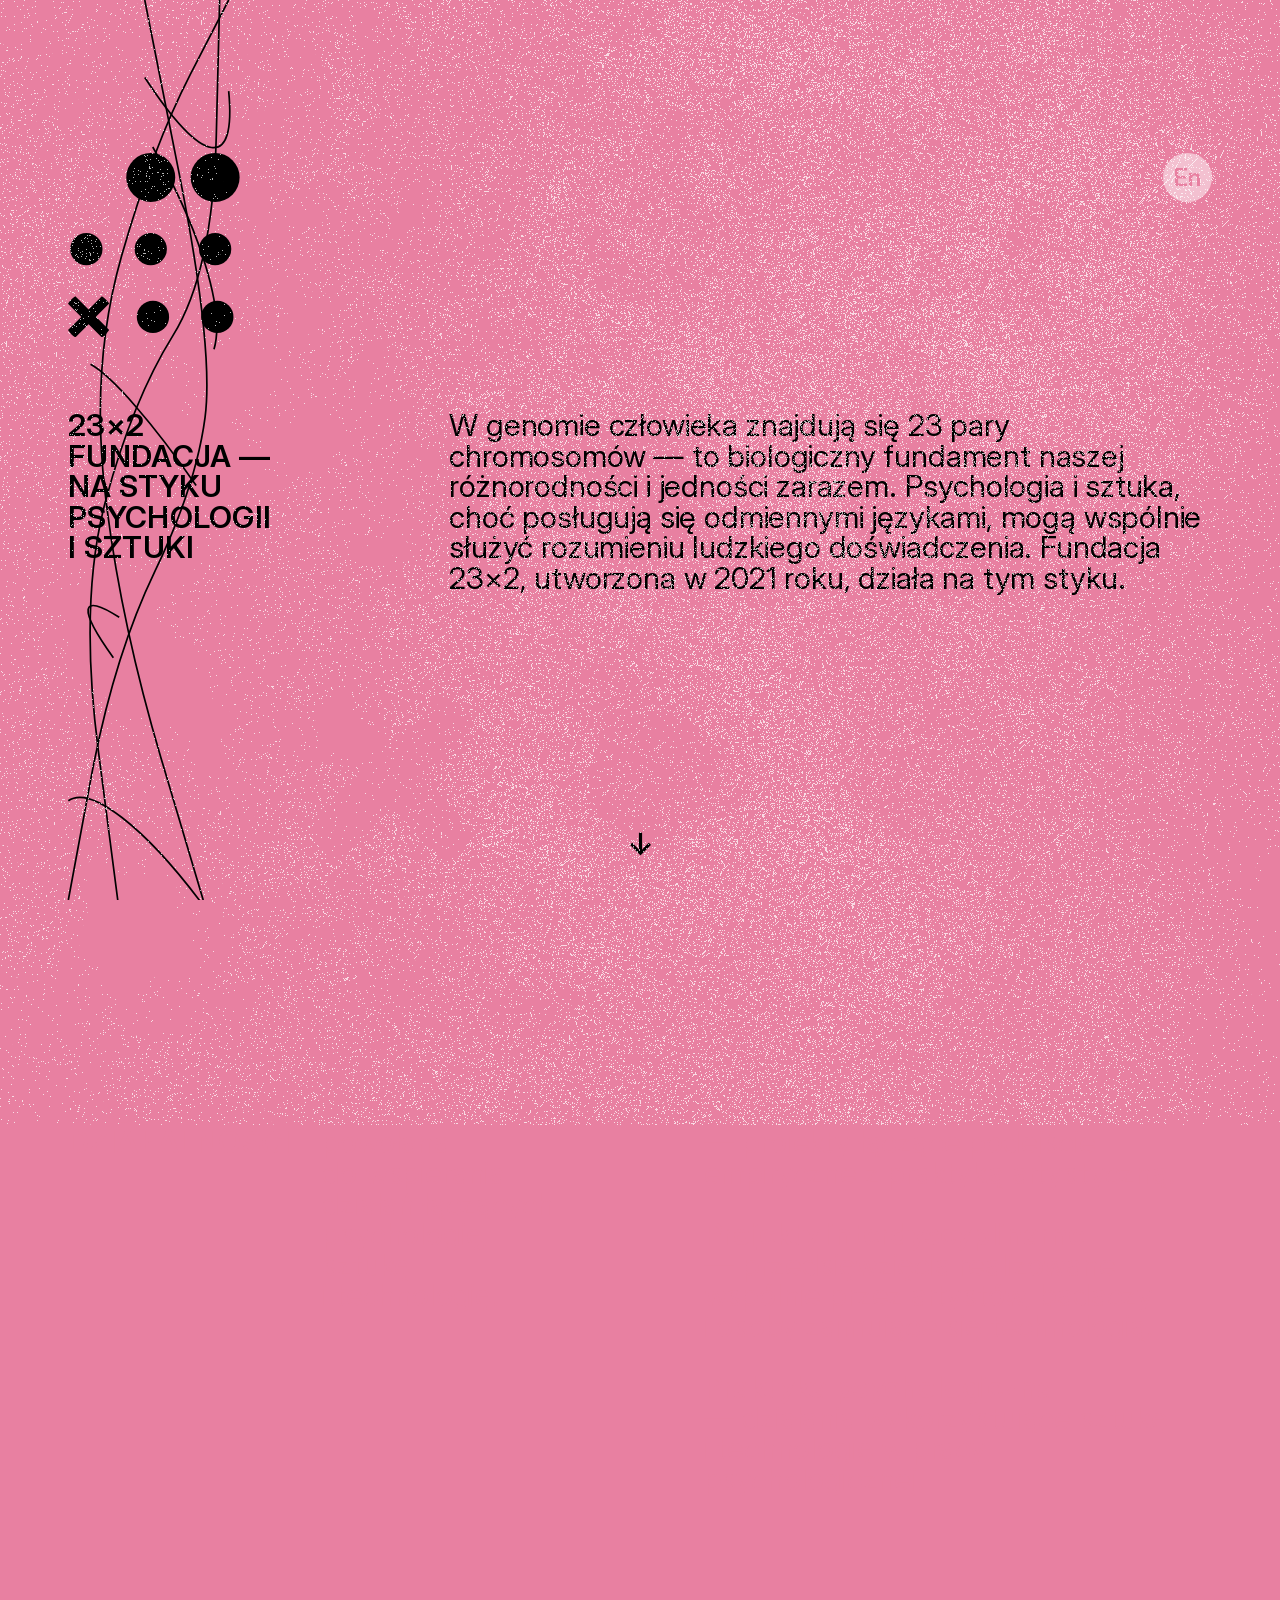
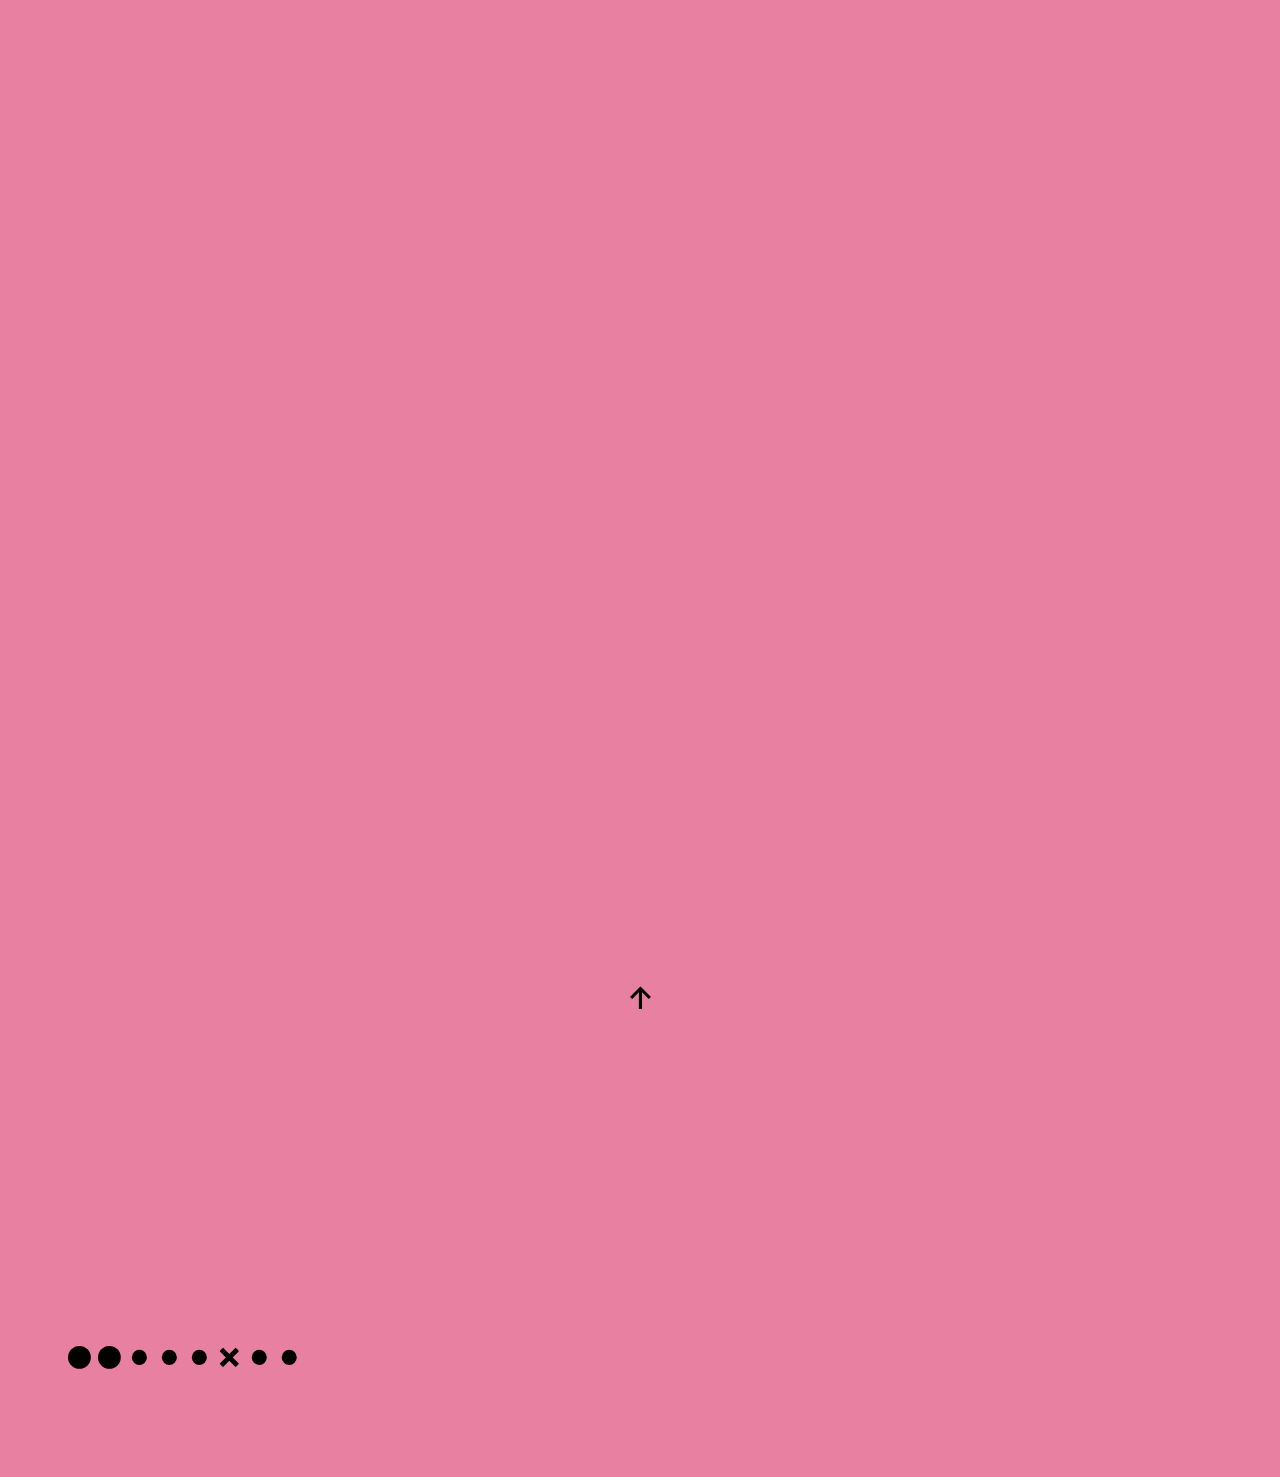
<file: index.html>
<!DOCTYPE html><html lang="pl-PL"><head>
  <meta charset="utf-8">
  <title>23&#xd7;2 Fundacja</title>
  <meta name="viewport" content="width=device-width, initial-scale=1.0">
  <meta name="application-name" content="23×2">
  <meta http-equiv="X-UA-Compatible" content="IE=edge">
  <link rel="preload" href="/assets/InterVariable-CWi-zmRD.woff2" as="font" type="font/woff2" crossorigin="anonymous">
  <link rel="icon shortcut" type="image/png" href="/assets/favico-CVRxrPif.png" sizes="512x512">
  <link rel="icon" href="/assets/favico-KwMfL0SA.svg" type="image/svg+xml">
  <link rel="canonical" href="https://23x2.org/">
  <link rel="alternate" hreflang="pl" href="https://23x2.org/">
  <link rel="alternate" hreflang="en" href="https://23x2.org/?EN">
  <link rel="alternate" hreflang="x-default" href="https://23x2.org/">
  <script>
    const searchParams = new URLSearchParams(window.location.search);
    const hasEnParam = searchParams.has('en') || searchParams.has('EN');
    const initialLang = hasEnParam ? 'en' : 'pl';
    document.documentElement.lang = initialLang === 'pl' ? 'pl-PL' : 'en-US';
  </script>
  <script type="module" crossorigin src="/assets/index-DkMN3RLD.js"></script>
  <link rel="modulepreload" crossorigin href="/assets/analytics-BtZYvhCz.js">
  <link rel="stylesheet" crossorigin href="/assets/analytics-CX2xK2qu.css">
</head>

<body class="hidden" id="top" style="visibility: hidden;">
  <svg id="connectionPath" width="100%" height="100%"></svg>
  <r-grid columns="9" columns-s="6">
    <r-cell span="row" class="spacer"></r-cell>

    <r-cell span="row" class="margin-b-8">
    <svg id="logo" xmlns="http://www.w3.org/2000/svg" viewBox="0 0 87.24 93.78">
      <g>
        <circle cx="74.8" cy="12.45" r="12.45" style="fill: #fbae17;"/>
        <circle cx="42.07" cy="12.45" r="12.45" style="fill: #4274b8;"/>
      </g>
      <g>
        <circle cx="9.34" cy="48.87" r="8.21" style="fill: #ec186a;"/>
        <circle cx="42.07" cy="48.87" r="8.21" style="fill: #6dbd45;"/>
        <circle cx="74.8" cy="48.87" r="8.21" style="fill: #32bec0;"/>
      </g>
      <g>
        <path d="M3.74,72.85c-.73.47-1.43,1.02-2.07,1.67s-1.19,1.34-1.67,2.07l6.73,6.73L0,90.04c.47.73,1.02,1.43,1.67,2.07s1.34,1.19,2.07,1.67l6.73-6.73,6.73,6.73c.73-.47,1.43-1.02,2.07-1.67s1.19-1.34,1.67-2.07l-6.73-6.73,6.73-6.73c-.47-.73-1.02-1.43-1.67-2.07s-1.34-1.19-2.07-1.67l-6.73,6.73-6.73-6.73Z" style="fill: #ee4623;"/>
        <circle cx="43.19" cy="83.32" r="8.21" style="fill: #6a50a0;"/>
        <circle cx="75.92" cy="83.32" r="8.21" style="fill: #dfd91e;"/>
      </g>
    </svg>

    <div class="language-switcher">
        <a href="/pl/" data-lang="pl" title="Polski">Pl</a>
        <a href="/en/" data-lang="en" title="English">En</a>
    </div>

    </r-cell>

    <r-cell span="3" span-s="row" class="margin-b-2">
      <h2 data-translate="title-23x2">23&times;2<br>Fundacja &mdash;&nbsp;na&nbsp;styku psychologii<br>i&nbsp;sztuki</h2>
    </r-cell>
    <r-cell span="6" span-s="row" class="margin-b-6">
      <p data-translate="paragraph-chromosomes">W genomie człowieka znajdują się 23 pary chromosomów — to biologiczny fundament naszej różnorodności i&nbsp;jedności zarazem. Psychologia i&nbsp;sztuka, choć posługują się odmiennymi językami, mogą wspólnie służyć rozumieniu ludzkiego doświadczenia. Fundacja 23×2, utworzona w&nbsp;2021 roku, działa na&nbsp;tym styku.</p>
      </r-cell>

        <r-cell span="row" class="down animated-character"><a href="#more">↓</a></r-cell>
        <r-cell span="row" span-s="row" class="spacer" id="more"></r-cell>

        <r-cell span="2" span-s="row" class="margin-b-2">
          <h2 data-translate="title-assumptions">Obszary<br>działalności</h2>
        </r-cell>
        <r-cell span="3-4" span-s="row">
          <p data-translate="paragraph-goal">Fundacja została powołana do&nbsp;wspierania działań łączących psychologię, sztukę i&nbsp;technologię.</p>
          </r-cell>
          <r-cell span="6-9" span-s="row" class="margin-b-8">
          <p data-translate="paragraph-research"><strong>Badania</strong><br> — projekty łączące podejście empiryczne z&nbsp;praktyką artystyczną.</p>
          <p data-translate="paragraph-support"><strong>Projekty interdyscyplinarne</strong><br> — przedsięwzięcia realizowane wspólnie przez artystów, badaczy i&nbsp;osoby zajmujące się technologią.</p>
            <p data-translate="paragraph-tools"><strong>Praktyka psychologiczna</strong><br> — działania wykorzystujące sztukę i&nbsp;technologię w&nbsp;pracy psychologicznej.</p>
          </r-cell>

          <r-cell span="row" span-s="row" class="spacer"></r-cell>

          <r-cell span="3" span-s="row" class="margin-b-2">
            <!-- Left blank, intentionally removed heading -->
          </r-cell>
          <r-cell span="4-9" span-s="row" class="margin-b-8">
            <p data-translate="paragraph-development"></p>
          </r-cell>

          <r-cell span="row" class="spacer"></r-cell>


            <r-cell span="5" span-s="row" class="margin-b-2">
              <h2 data-translate="title-contact">Kontakt</h2>
            </r-cell>
              <r-cell span="6-9" span-s="row" class="margin-b-2">
                <p data-translate="contact-email"><a href="mailto:fundacja@23x2.org">fundacja@23x2.org</a></p>
                <p data-translate="title-phone">tel.&thinsp;<strong>22&thinsp;100&thinsp;4420</strong></p>
               <p data-translate="contact-address"><strong>Plac Konstytucji</strong> 3<br>00&#x2043;647 Warszawa</p>
               
              
               <p data-translate="bank-account">konto bankowe numer<br><strong>40 1600 1462 1747<br>7068 9000 0001</strong></p>
              </r-cell>


            <r-cell span="row" class="down animated-character"><a href="#top" title="do góry strony">↑</a></r-cell>
    

    <r-cell class="footer" span="3" span-s="row">      
      <p data-translate="footer-label">23&times;2 Fundacja © 2021&ndash;2026</p>
      <p data-translate="supporters-link"><a href="/supporters/">Wspieraj&#x105; nas</a></p>
      <p data-translate="github-link"><a href="https://github.com/23x2">GitHub</a></p>
      <svg id="logo-vertical" xmlns="http://www.w3.org/2000/svg" width="33%" viewBox="0 0 277.51 27.66">
        <path d="M188.18,2.2c-.81.52-1.59,1.14-2.3,1.85s-1.33,1.49-1.85,2.3l7.48,7.48-7.48,7.48c.52.82,1.14,1.59,1.85,2.3s1.49,1.33,2.3,1.85l7.48-7.48,7.48,7.48c.82-.52,1.59-1.14,2.3-1.85s1.33-1.49,1.85-2.3l-7.48-7.48,7.48-7.48c-.52-.82-1.14-1.59-1.85-2.3s-1.49-1.33-2.3-1.85l-7.48,7.48-7.48-7.48Z" style="fill: #ee4623;"/>
        <circle cx="50.19" cy="13.83" r="13.83" style="fill: #fbae17;"/>
        <circle cx="13.83" cy="13.83" r="13.83" style="fill: #4274b8;"/>
        <circle cx="86.56" cy="13.83" r="9.13" style="fill: #ec186a;"/>
        <circle cx="122.92" cy="13.83" r="9.13" style="fill: #6dbd45;"/>
        <circle cx="159.29" cy="13.83" r="9.13" style="fill: #32bec0;"/>
        <circle cx="232.02" cy="13.83" r="9.13" style="fill: #6a50a0;"/>
        <circle cx="268.38" cy="13.83" r="9.13" style="fill: #dfd91e;"/>
      </svg>
    </r-cell>
    <r-cell class="footer" span="4-9" span-s="row">
      <p data-translate="footer-description"></p>
      <p style="margin-top: calc(var(--unit) * 4);"><a href="mailto:fundacja@23x2.org" data-translate="cta-contact"></a></p>
    </r-cell>
    
  </r-grid>
    <noscript>
      <style>
          /* Styles for when JavaScript is disabled */
          #top {
              display: block !important;
          }
      </style>
    </noscript>
</body></html>
</file>
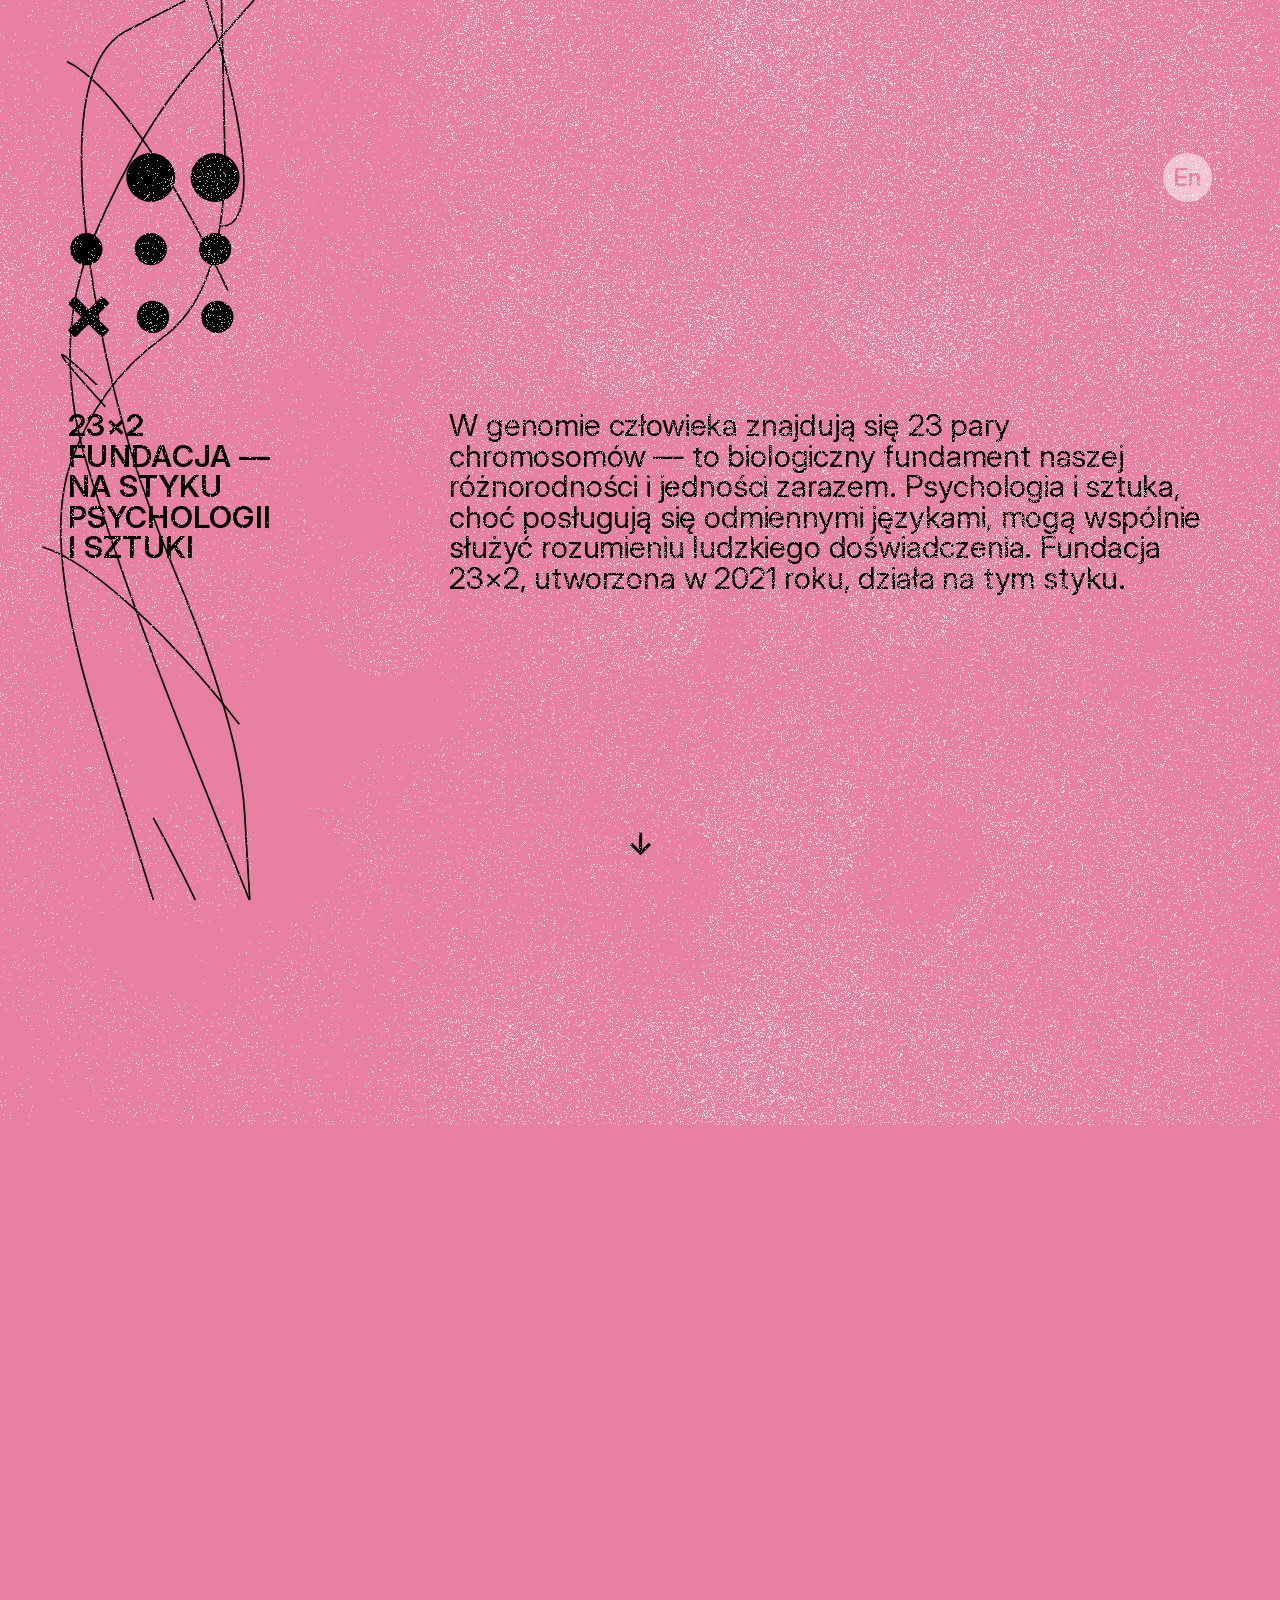
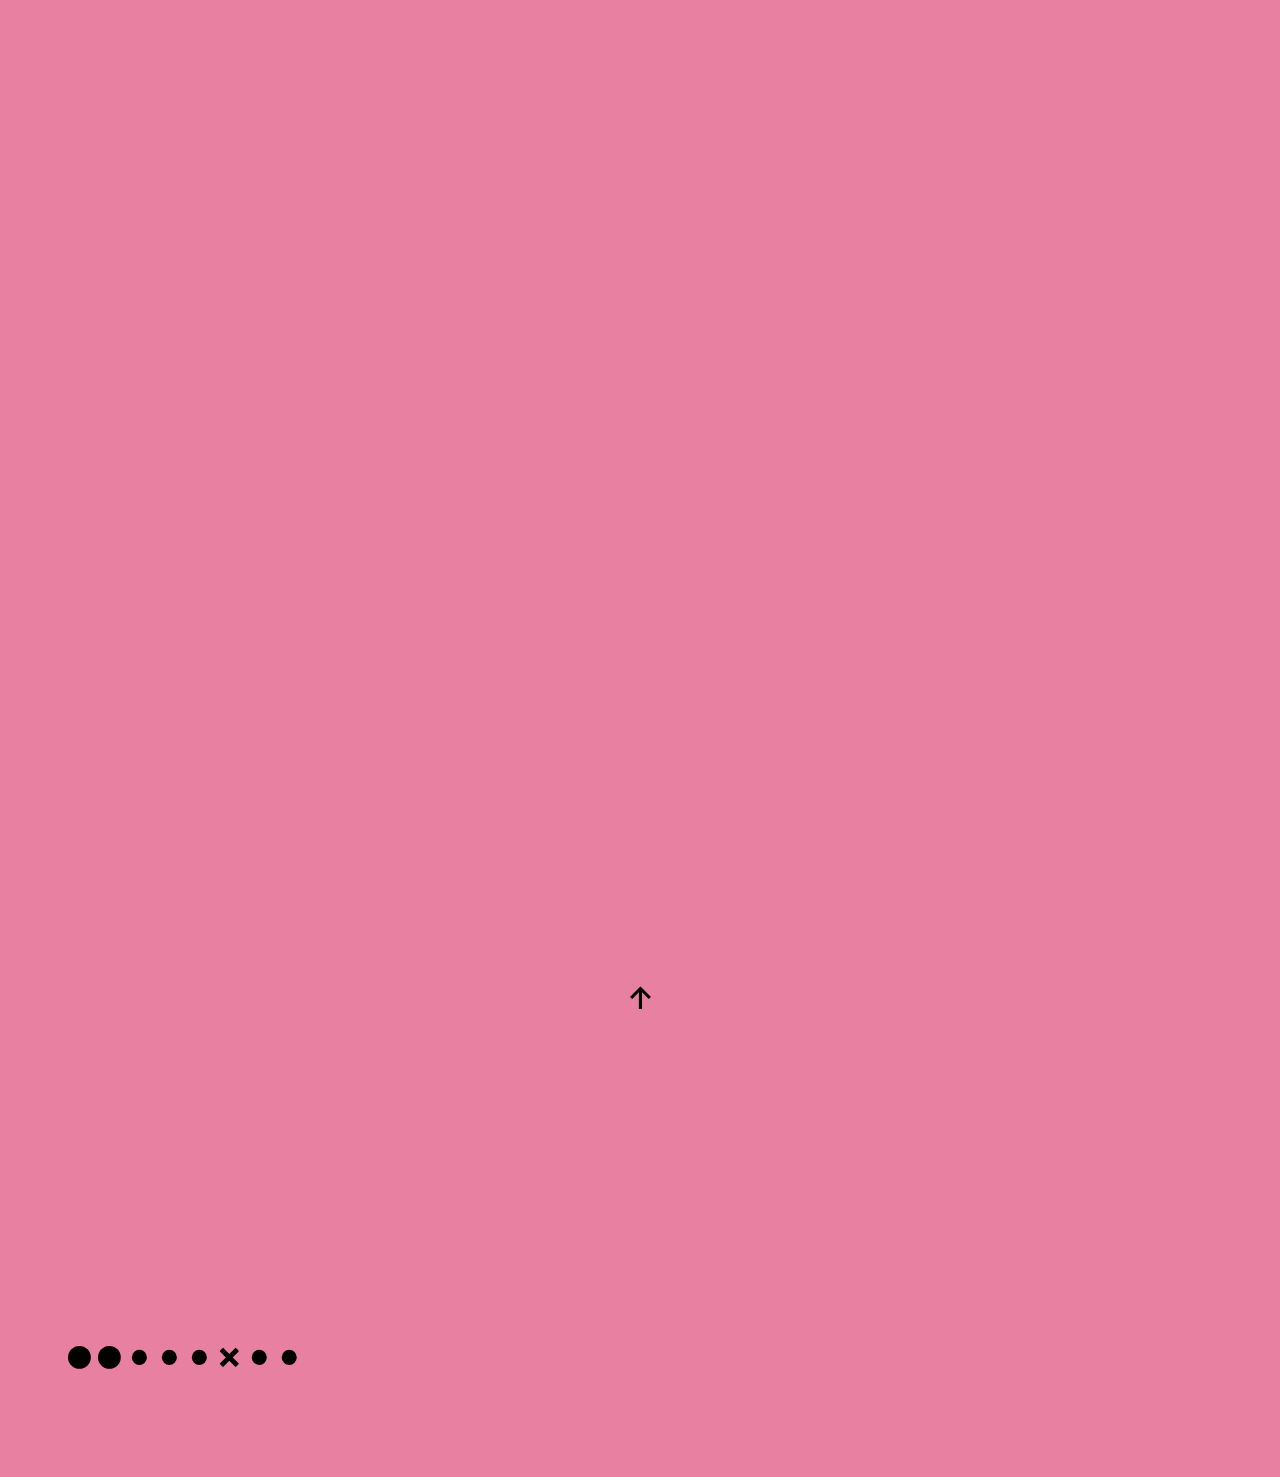
<file: en/index.html>
<!DOCTYPE html><html lang="en-US"><head>
  <meta charset="utf-8">
  <title>23×2 Foundation</title>
  <meta name="viewport" content="width=device-width, initial-scale=1.0">
  <meta name="application-name" content="23×2">
  <meta http-equiv="X-UA-Compatible" content="IE=edge">
  <link rel="preload" href="/assets/InterVariable-CWi-zmRD.woff2" as="font" type="font/woff2" crossorigin="anonymous">
  <link rel="icon shortcut" type="image/png" href="/assets/favico-CVRxrPif.png" sizes="512x512">
  <link rel="icon" href="/assets/favico-KwMfL0SA.svg" type="image/svg+xml">
  <link rel="canonical" href="https://23x2.org/?EN">
  
  
  
  <script>
    const searchParams = new URLSearchParams(window.location.search);
    const hasEnParam = searchParams.has('en') || searchParams.has('EN');
    const initialLang = hasEnParam ? 'en' : 'pl';
    document.documentElement.lang = initialLang === 'pl' ? 'pl-PL' : 'en-US';
  </script>
  <script type="module" crossorigin="" src="/assets/index-DkMN3RLD.js"></script>
  <link rel="modulepreload" crossorigin="" href="/assets/analytics-BtZYvhCz.js">
  <link rel="stylesheet" crossorigin="" href="/assets/analytics-CX2xK2qu.css">
<link rel="alternate" hreflang="pl" href="https://23x2.org/"><link rel="alternate" hreflang="en" href="https://23x2.org/?EN"><link rel="alternate" hreflang="x-default" href="https://23x2.org/"></head>

<body class="hidden" id="top" style="visibility: hidden;">
  <svg id="connectionPath" width="100%" height="100%"></svg>
  <r-grid columns="9" columns-s="6">
    <r-cell span="row" class="spacer"></r-cell>

    <r-cell span="row" class="margin-b-8">
    <svg id="logo" xmlns="http://www.w3.org/2000/svg" viewBox="0 0 87.24 93.78">
      <g>
        <circle cx="74.8" cy="12.45" r="12.45" style="fill: #fbae17;"></circle>
        <circle cx="42.07" cy="12.45" r="12.45" style="fill: #4274b8;"></circle>
      </g>
      <g>
        <circle cx="9.34" cy="48.87" r="8.21" style="fill: #ec186a;"></circle>
        <circle cx="42.07" cy="48.87" r="8.21" style="fill: #6dbd45;"></circle>
        <circle cx="74.8" cy="48.87" r="8.21" style="fill: #32bec0;"></circle>
      </g>
      <g>
        <path d="M3.74,72.85c-.73.47-1.43,1.02-2.07,1.67s-1.19,1.34-1.67,2.07l6.73,6.73L0,90.04c.47.73,1.02,1.43,1.67,2.07s1.34,1.19,2.07,1.67l6.73-6.73,6.73,6.73c.73-.47,1.43-1.02,2.07-1.67s1.19-1.34,1.67-2.07l-6.73-6.73,6.73-6.73c-.47-.73-1.02-1.43-1.67-2.07s-1.34-1.19-2.07-1.67l-6.73,6.73-6.73-6.73Z" style="fill: #ee4623;"></path>
        <circle cx="43.19" cy="83.32" r="8.21" style="fill: #6a50a0;"></circle>
        <circle cx="75.92" cy="83.32" r="8.21" style="fill: #dfd91e;"></circle>
      </g>
    </svg>

    <div class="language-switcher">
        <a href="/" data-lang="pl" title="Polski" class="">Pl</a>
        <a href="/?EN" data-lang="en" title="English" class="active" aria-current="page">En</a>
    </div>

    </r-cell>

    <r-cell span="3" span-s="row" class="margin-b-2">
      <h2 data-translate="title-23x2">23×2<br>Foundation<br>— at the intersection of psychology<br>and art</h2>
    </r-cell>
    <r-cell span="6" span-s="row" class="margin-b-6">
      <p data-translate="paragraph-chromosomes">The human genome carries 23 pairs of chromosomes — the biological foundation of both our diversity and our unity. Psychology and art, though they use different languages, can complement one another in the effort to understand human experience. Established in 2021, the 23×2 Foundation works at this intersection.</p>
      </r-cell>

        <r-cell span="row" class="down animated-character"><a href="#more">↓</a></r-cell>
        <r-cell span="row" span-s="row" class="spacer" id="more"></r-cell>

        <r-cell span="2" span-s="row" class="margin-b-2">
          <h2 data-translate="title-assumptions">Areas<br>of work</h2>
        </r-cell>
        <r-cell span="3-4" span-s="row">
          <p data-translate="paragraph-goal">The Foundation was established to support work where psychology, art and technology meet.</p>
          </r-cell>
          <r-cell span="6-9" span-s="row" class="margin-b-8">
          <p data-translate="paragraph-research"><strong>Research</strong><br> — projects combining empirical inquiry with artistic practice.</p>
          <p data-translate="paragraph-support"><strong>Interdisciplinary projects</strong><br> — work carried out jointly by artists, researchers, and people working with technology.</p>
            <p data-translate="paragraph-tools"><strong>Psychological practice</strong><br> — initiatives using art and technology in psychological work.</p>
          </r-cell>

          <r-cell span="row" span-s="row" class="spacer"></r-cell>

          <r-cell span="3" span-s="row" class="margin-b-2">
            <!-- Left blank, intentionally removed heading -->
          </r-cell>
          <r-cell span="4-9" span-s="row" class="margin-b-8">
            <p data-translate="paragraph-development">The Foundation is at an early stage. So far it brings together artists, psychotherapists, psychologists and engineers. We also experiment with digital imaging systems, computational photography and tools for capturing and shaping visual material. We welcome contact from people and institutions active in these areas.</p>
          </r-cell>

          <r-cell span="row" class="spacer"></r-cell>


            <r-cell span="5" span-s="row" class="margin-b-2">
              <h2 data-translate="title-contact">Contact</h2>
            </r-cell>
              <r-cell span="6-9" span-s="row" class="margin-b-2">
                <p data-translate="contact-email"><a href="mailto:fundacja@23x2.org">fundacja@23x2.org</a></p>
                <p data-translate="title-phone">phone  +48 <strong>22 100 4420</strong></p>
               <p data-translate="contact-address"><strong>Plac Konstytucji</strong> 3<br>00⁃647 Warsaw</p>
               
              
               <p data-translate="bank-account">bank account number<br><strong>40 1600 1462 1747<br>7068 9000 0001</strong></p>
              </r-cell>


            <r-cell span="row" class="down animated-character"><a href="#top" title="do góry strony">↑</a></r-cell>
    

    <r-cell class="footer" span="3" span-s="row">      
      <p data-translate="footer-label">23×2 Foundation © 2021–2026</p>
      <p data-translate="supporters-link"><a href="/supporters/?EN">Supporters</a></p>
      <p data-translate="github-link"><a href="https://github.com/23x2">GitHub</a></p>
      <svg id="logo-vertical" xmlns="http://www.w3.org/2000/svg" width="33%" viewBox="0 0 277.51 27.66">
        <path d="M188.18,2.2c-.81.52-1.59,1.14-2.3,1.85s-1.33,1.49-1.85,2.3l7.48,7.48-7.48,7.48c.52.82,1.14,1.59,1.85,2.3s1.49,1.33,2.3,1.85l7.48-7.48,7.48,7.48c.82-.52,1.59-1.14,2.3-1.85s1.33-1.49,1.85-2.3l-7.48-7.48,7.48-7.48c-.52-.82-1.14-1.59-1.85-2.3s-1.49-1.33-2.3-1.85l-7.48,7.48-7.48-7.48Z" style="fill: #ee4623;"></path>
        <circle cx="50.19" cy="13.83" r="13.83" style="fill: #fbae17;"></circle>
        <circle cx="13.83" cy="13.83" r="13.83" style="fill: #4274b8;"></circle>
        <circle cx="86.56" cy="13.83" r="9.13" style="fill: #ec186a;"></circle>
        <circle cx="122.92" cy="13.83" r="9.13" style="fill: #6dbd45;"></circle>
        <circle cx="159.29" cy="13.83" r="9.13" style="fill: #32bec0;"></circle>
        <circle cx="232.02" cy="13.83" r="9.13" style="fill: #6a50a0;"></circle>
        <circle cx="268.38" cy="13.83" r="9.13" style="fill: #dfd91e;"></circle>
      </svg>
    </r-cell>
    <r-cell class="footer" span="4-9" span-s="row">
      <p data-translate="footer-description">This website does not use cookies.<br>It runs on renewable energy.</p>
      <p style="margin-top: calc(var(--unit) * 4);"><a href="mailto:fundacja@23x2.org" data-translate="cta-contact">Get in touch</a></p>
    </r-cell>
    
  </r-grid>
    <noscript>
      <style>
          /* Styles for when JavaScript is disabled */
          #top {
              display: block !important;
          }
      </style>
    </noscript>

</body></html>
</file>
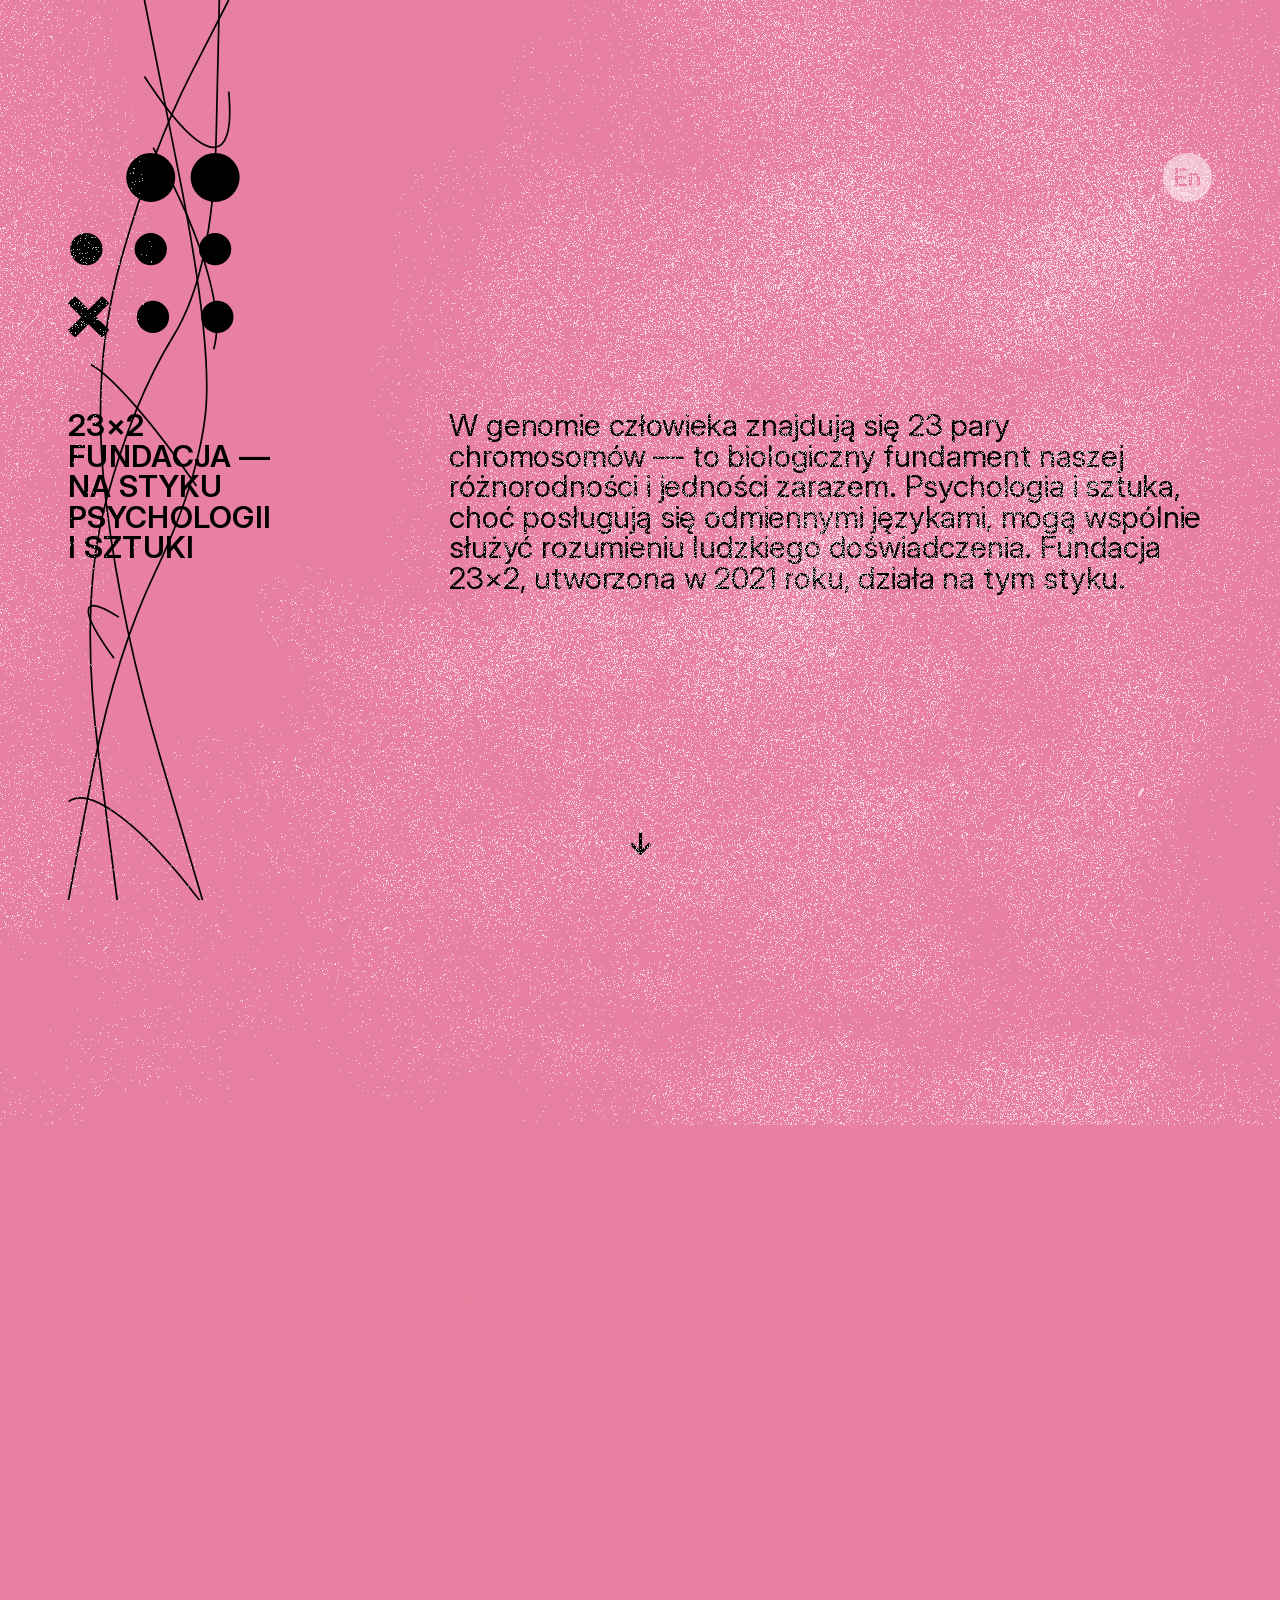
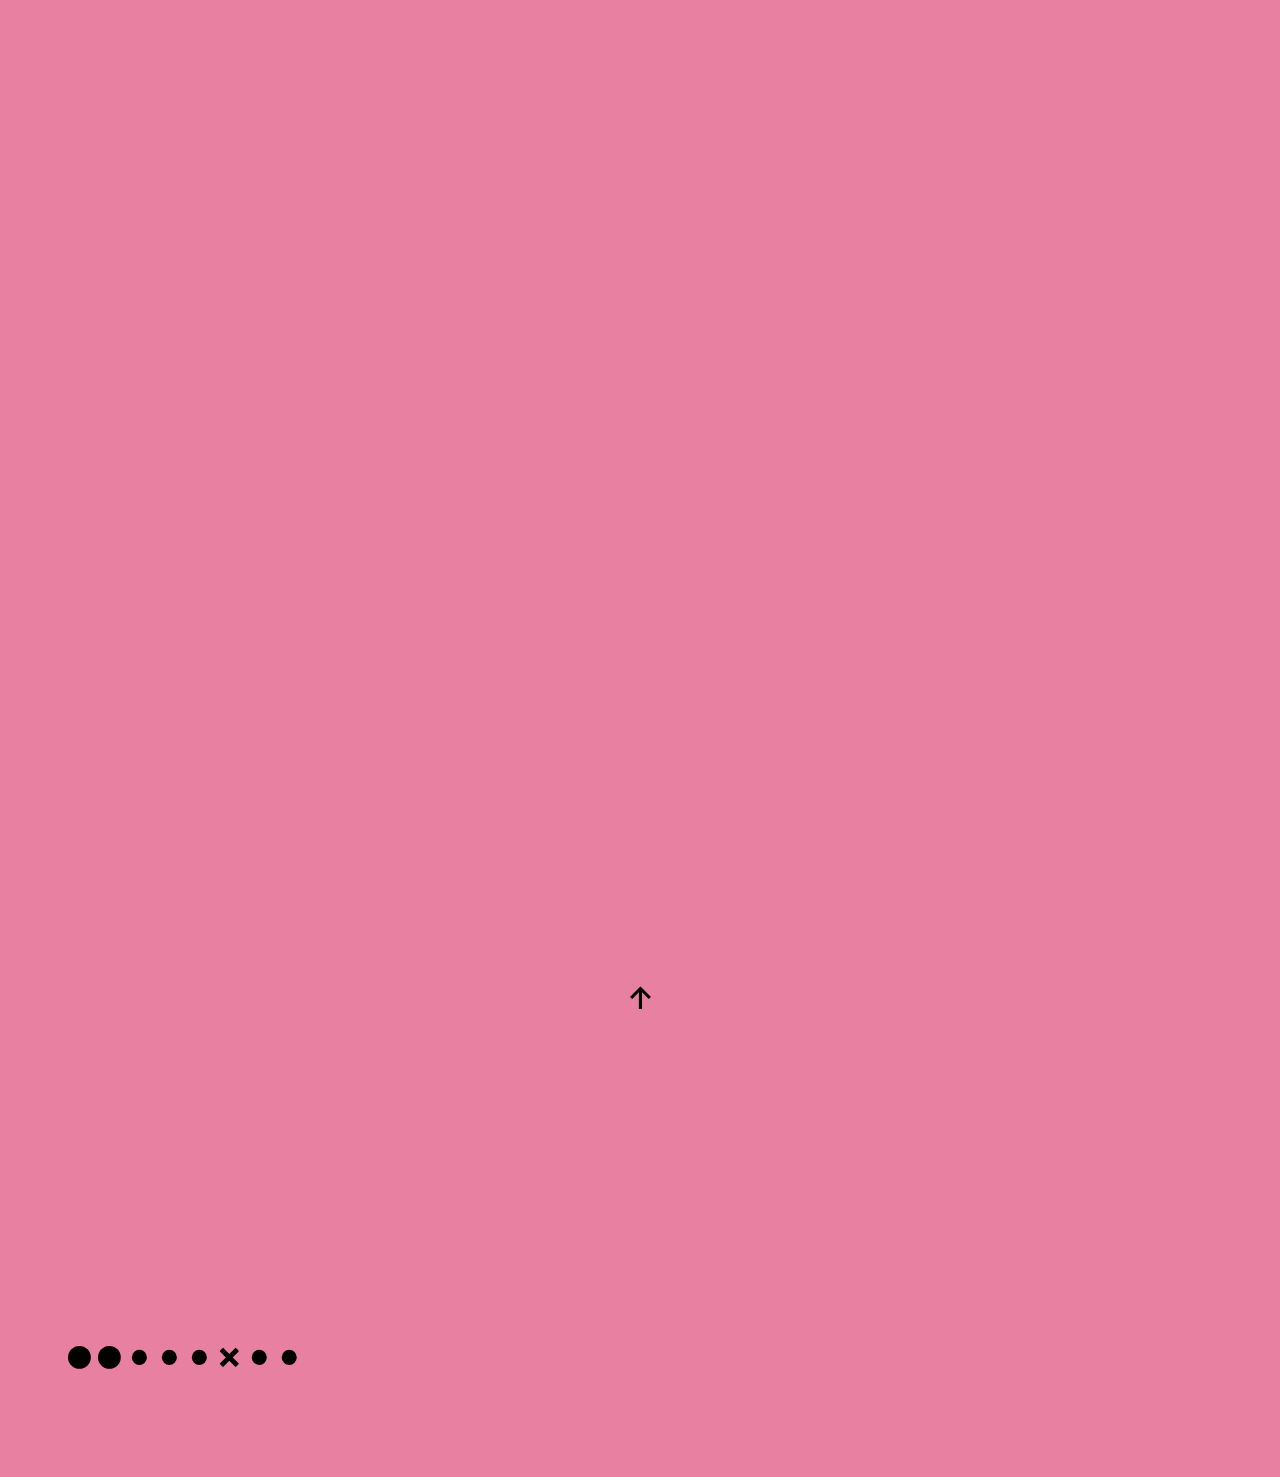
<file: pl/index.html>
<!DOCTYPE html><html lang="pl-PL"><head>
  <meta charset="utf-8">
  <title>23×2 Fundacja</title>
  <meta name="viewport" content="width=device-width, initial-scale=1.0">
  <meta name="application-name" content="23×2">
  <meta http-equiv="X-UA-Compatible" content="IE=edge">
  <link rel="preload" href="/assets/InterVariable-CWi-zmRD.woff2" as="font" type="font/woff2" crossorigin="anonymous">
  <link rel="icon shortcut" type="image/png" href="/assets/favico-CVRxrPif.png" sizes="512x512">
  <link rel="icon" href="/assets/favico-KwMfL0SA.svg" type="image/svg+xml">
  <link rel="canonical" href="https://23x2.org/">
  
  
  
  <script>
    const searchParams = new URLSearchParams(window.location.search);
    const hasEnParam = searchParams.has('en') || searchParams.has('EN');
    const initialLang = hasEnParam ? 'en' : 'pl';
    document.documentElement.lang = initialLang === 'pl' ? 'pl-PL' : 'en-US';
  </script>
  <script type="module" crossorigin="" src="/assets/index-DkMN3RLD.js"></script>
  <link rel="modulepreload" crossorigin="" href="/assets/analytics-BtZYvhCz.js">
  <link rel="stylesheet" crossorigin="" href="/assets/analytics-CX2xK2qu.css">
<link rel="alternate" hreflang="pl" href="https://23x2.org/"><link rel="alternate" hreflang="en" href="https://23x2.org/?EN"><link rel="alternate" hreflang="x-default" href="https://23x2.org/"></head>

<body class="hidden" id="top" style="visibility: hidden;">
  <svg id="connectionPath" width="100%" height="100%"></svg>
  <r-grid columns="9" columns-s="6">
    <r-cell span="row" class="spacer"></r-cell>

    <r-cell span="row" class="margin-b-8">
    <svg id="logo" xmlns="http://www.w3.org/2000/svg" viewBox="0 0 87.24 93.78">
      <g>
        <circle cx="74.8" cy="12.45" r="12.45" style="fill: #fbae17;"></circle>
        <circle cx="42.07" cy="12.45" r="12.45" style="fill: #4274b8;"></circle>
      </g>
      <g>
        <circle cx="9.34" cy="48.87" r="8.21" style="fill: #ec186a;"></circle>
        <circle cx="42.07" cy="48.87" r="8.21" style="fill: #6dbd45;"></circle>
        <circle cx="74.8" cy="48.87" r="8.21" style="fill: #32bec0;"></circle>
      </g>
      <g>
        <path d="M3.74,72.85c-.73.47-1.43,1.02-2.07,1.67s-1.19,1.34-1.67,2.07l6.73,6.73L0,90.04c.47.73,1.02,1.43,1.67,2.07s1.34,1.19,2.07,1.67l6.73-6.73,6.73,6.73c.73-.47,1.43-1.02,2.07-1.67s1.19-1.34,1.67-2.07l-6.73-6.73,6.73-6.73c-.47-.73-1.02-1.43-1.67-2.07s-1.34-1.19-2.07-1.67l-6.73,6.73-6.73-6.73Z" style="fill: #ee4623;"></path>
        <circle cx="43.19" cy="83.32" r="8.21" style="fill: #6a50a0;"></circle>
        <circle cx="75.92" cy="83.32" r="8.21" style="fill: #dfd91e;"></circle>
      </g>
    </svg>

    <div class="language-switcher">
        <a href="/" data-lang="pl" title="Polski" class="active" aria-current="page">Pl</a>
        <a href="/?EN" data-lang="en" title="English" class="">En</a>
    </div>

    </r-cell>

    <r-cell span="3" span-s="row" class="margin-b-2">
      <h2 data-translate="title-23x2">23×2<br>Fundacja — na styku psychologii<br>i sztuki</h2>
    </r-cell>
    <r-cell span="6" span-s="row" class="margin-b-6">
      <p data-translate="paragraph-chromosomes">W genomie człowieka znajdują się 23 pary chromosomów — to biologiczny fundament naszej różnorodności i jedności zarazem. Psychologia i sztuka, choć posługują się odmiennymi językami, mogą wspólnie służyć rozumieniu ludzkiego doświadczenia. Fundacja 23×2, utworzona w 2021 roku, działa na tym styku.</p>
      </r-cell>

        <r-cell span="row" class="down animated-character"><a href="#more">↓</a></r-cell>
        <r-cell span="row" span-s="row" class="spacer" id="more"></r-cell>

        <r-cell span="2" span-s="row" class="margin-b-2">
          <h2 data-translate="title-assumptions">Obszary<br>działalności</h2>
        </r-cell>
        <r-cell span="3-4" span-s="row">
          <p data-translate="paragraph-goal">Fundacja została powołana do wspierania działań łączących psychologię, sztukę i technologię.</p>
          </r-cell>
          <r-cell span="6-9" span-s="row" class="margin-b-8">
          <p data-translate="paragraph-research"><strong>Badania</strong><br> — projekty łączące podejście empiryczne z praktyką artystyczną.</p>
          <p data-translate="paragraph-support"><strong>Projekty interdyscyplinarne</strong><br> — przedsięwzięcia realizowane wspólnie przez artystów, badaczy i osoby zajmujące się technologią.</p>
            <p data-translate="paragraph-tools"><strong>Praktyka psychologiczna</strong><br> — działania wykorzystujące sztukę i technologię w pracy psychologicznej.</p>
          </r-cell>

          <r-cell span="row" span-s="row" class="spacer"></r-cell>

          <r-cell span="3" span-s="row" class="margin-b-2">
            <!-- Left blank, intentionally removed heading -->
          </r-cell>
          <r-cell span="4-9" span-s="row" class="margin-b-8">
            <p data-translate="paragraph-development">Fundacja jest na wczesnym etapie działalności. Skupia już artystów, psychoterapeutów, psychologów i inżynierów. Eksperymentujemy także z systemami obrazowania cyfrowego, fotografią obliczeniową oraz narzędziami do rejestracji i kształtowania materiału wizualnego. Do współpracy zapraszamy osoby i instytucje działające w tych obszarach.</p>
          </r-cell>

          <r-cell span="row" class="spacer"></r-cell>


            <r-cell span="5" span-s="row" class="margin-b-2">
              <h2 data-translate="title-contact">Kontakt</h2>
            </r-cell>
              <r-cell span="6-9" span-s="row" class="margin-b-2">
                <p data-translate="contact-email"><a href="mailto:fundacja@23x2.org">fundacja@23x2.org</a></p>
                <p data-translate="title-phone">tel. <strong>22 100 4420</strong></p>
               <p data-translate="contact-address"><strong>Plac Konstytucji</strong> 3<br>00⁃647 Warszawa</p>
               
              
               <p data-translate="bank-account">konto bankowe numer<br><strong>40 1600 1462 1747<br>7068 9000 0001</strong></p>
              </r-cell>


            <r-cell span="row" class="down animated-character"><a href="#top" title="do góry strony">↑</a></r-cell>
    

    <r-cell class="footer" span="3" span-s="row">      
      <p data-translate="footer-label">23×2 Fundacja © 2021–2026</p>
      <p data-translate="supporters-link"><a href="/supporters/">Wspierają nas</a></p>
      <p data-translate="github-link"><a href="https://github.com/23x2">GitHub</a></p>
      <svg id="logo-vertical" xmlns="http://www.w3.org/2000/svg" width="33%" viewBox="0 0 277.51 27.66">
        <path d="M188.18,2.2c-.81.52-1.59,1.14-2.3,1.85s-1.33,1.49-1.85,2.3l7.48,7.48-7.48,7.48c.52.82,1.14,1.59,1.85,2.3s1.49,1.33,2.3,1.85l7.48-7.48,7.48,7.48c.82-.52,1.59-1.14,2.3-1.85s1.33-1.49,1.85-2.3l-7.48-7.48,7.48-7.48c-.52-.82-1.14-1.59-1.85-2.3s-1.49-1.33-2.3-1.85l-7.48,7.48-7.48-7.48Z" style="fill: #ee4623;"></path>
        <circle cx="50.19" cy="13.83" r="13.83" style="fill: #fbae17;"></circle>
        <circle cx="13.83" cy="13.83" r="13.83" style="fill: #4274b8;"></circle>
        <circle cx="86.56" cy="13.83" r="9.13" style="fill: #ec186a;"></circle>
        <circle cx="122.92" cy="13.83" r="9.13" style="fill: #6dbd45;"></circle>
        <circle cx="159.29" cy="13.83" r="9.13" style="fill: #32bec0;"></circle>
        <circle cx="232.02" cy="13.83" r="9.13" style="fill: #6a50a0;"></circle>
        <circle cx="268.38" cy="13.83" r="9.13" style="fill: #dfd91e;"></circle>
      </svg>
    </r-cell>
    <r-cell class="footer" span="4-9" span-s="row">
      <p data-translate="footer-description">Strona nie używa ciasteczek.<br>Korzysta z odnawialnych źródeł energii.</p>
      <p style="margin-top: calc(var(--unit) * 4);"><a href="mailto:fundacja@23x2.org" data-translate="cta-contact">Zapraszamy do kontaktu</a></p>
    </r-cell>
    
  </r-grid>
    <noscript>
      <style>
          /* Styles for when JavaScript is disabled */
          #top {
              display: block !important;
          }
      </style>
    </noscript>

</body></html>
</file>
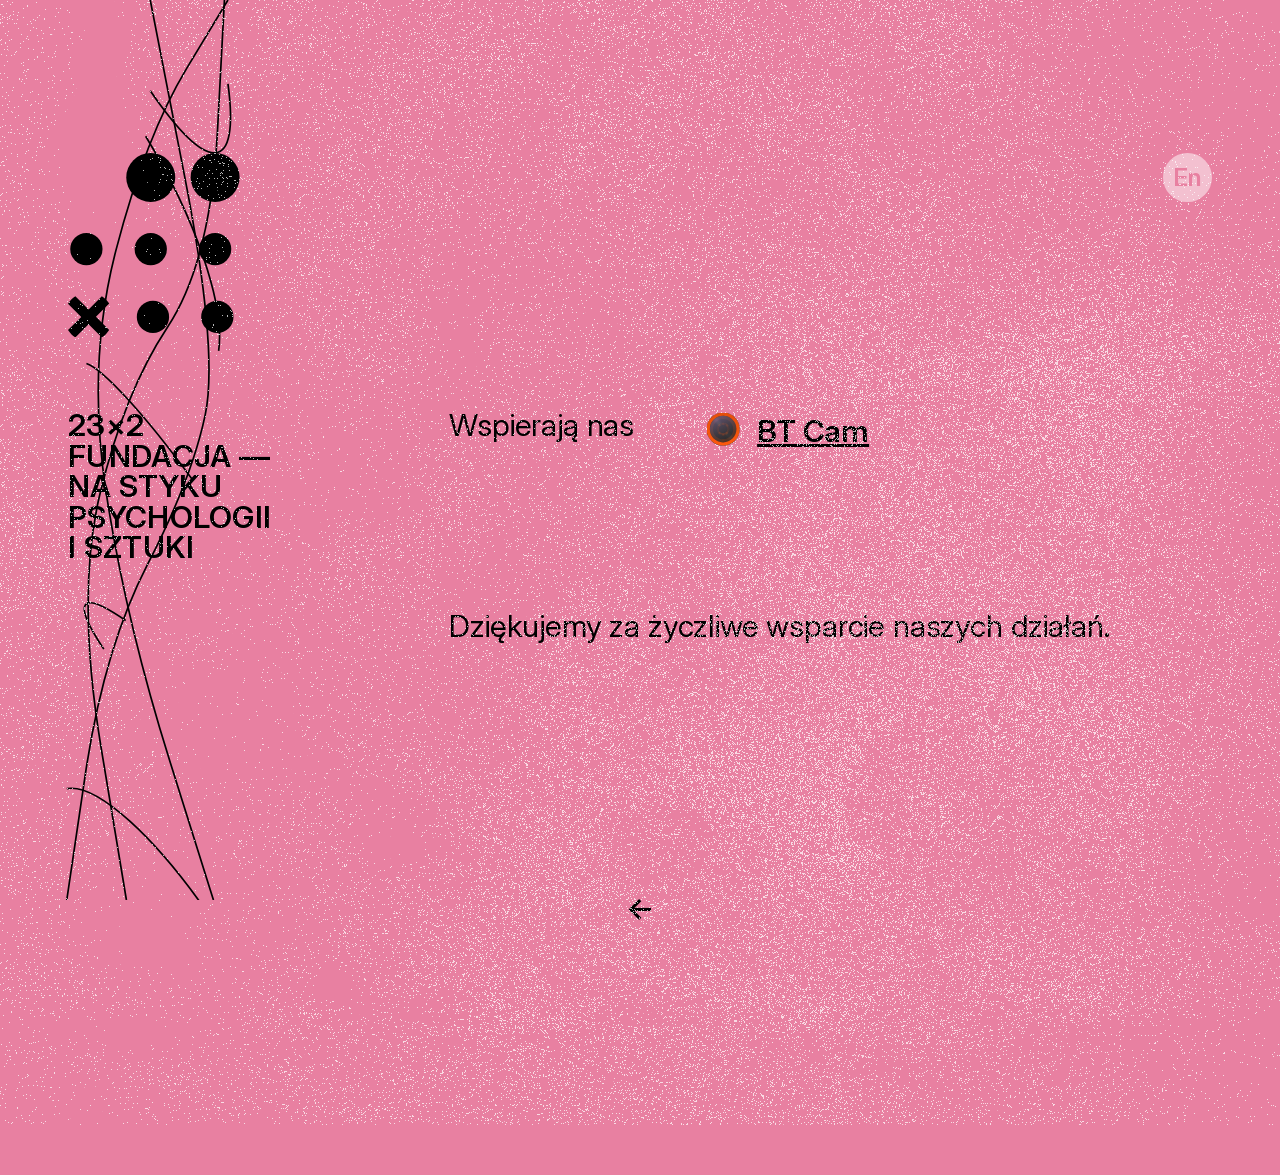
<file: supporters/index.html>
<!DOCTYPE html><html lang="pl-PL"><head>
  <meta charset="utf-8">
  <title>23&#xd7;2 Fundacja &mdash; Wspieraj&#x105; nas</title>
  <meta name="viewport" content="width=device-width, initial-scale=1.0">
  <meta name="application-name" content="23×2">
  <meta http-equiv="X-UA-Compatible" content="IE=edge">
  <link rel="preload" href="/assets/InterVariable-CWi-zmRD.woff2" as="font" type="font/woff2" crossorigin="anonymous">
  <link rel="icon shortcut" type="image/png" href="/assets/favico-CVRxrPif.png" sizes="512x512">
  <link rel="icon" href="/assets/favico-KwMfL0SA.svg" type="image/svg+xml">
  <link rel="canonical" href="https://23x2.org/supporters/">
  <link rel="alternate" hreflang="pl" href="https://23x2.org/supporters/">
  <link rel="alternate" hreflang="en" href="https://23x2.org/supporters/?EN">
  <link rel="alternate" hreflang="x-default" href="https://23x2.org/supporters/">
  <script>
    const searchParams = new URLSearchParams(window.location.search);
    const hasEnParam = searchParams.has('en') || searchParams.has('EN');
    const initialLang = hasEnParam ? 'en' : 'pl';
    document.documentElement.lang = initialLang === 'pl' ? 'pl-PL' : 'en-US';
  </script>
  <script type="module" crossorigin src="/assets/supporters-DhOtxETT.js"></script>
  <link rel="modulepreload" crossorigin href="/assets/analytics-BtZYvhCz.js">
  <link rel="stylesheet" crossorigin href="/assets/analytics-CX2xK2qu.css">
</head>

<body class="hidden" id="top" style="visibility: hidden;">
  <svg id="connectionPath" width="100%" height="100%"></svg>
  <r-grid columns="9" columns-s="6">
    <r-cell span="row" class="spacer"></r-cell>

    <r-cell span="row" class="margin-b-8">
    <svg id="logo" xmlns="http://www.w3.org/2000/svg" viewBox="0 0 87.24 93.78">
      <g>
        <circle cx="74.8" cy="12.45" r="12.45" style="fill: #fbae17;"/>
        <circle cx="42.07" cy="12.45" r="12.45" style="fill: #4274b8;"/>
      </g>
      <g>
        <circle cx="9.34" cy="48.87" r="8.21" style="fill: #ec186a;"/>
        <circle cx="42.07" cy="48.87" r="8.21" style="fill: #6dbd45;"/>
        <circle cx="74.8" cy="48.87" r="8.21" style="fill: #32bec0;"/>
      </g>
      <g>
        <path d="M3.74,72.85c-.73.47-1.43,1.02-2.07,1.67s-1.19,1.34-1.67,2.07l6.73,6.73L0,90.04c.47.73,1.02,1.43,1.67,2.07s1.34,1.19,2.07,1.67l6.73-6.73,6.73,6.73c.73-.47,1.43-1.02,2.07-1.67s1.19-1.34,1.67-2.07l-6.73-6.73,6.73-6.73c-.47-.73-1.02-1.43-1.67-2.07s-1.34-1.19-2.07-1.67l-6.73,6.73-6.73-6.73Z" style="fill: #ee4623;"/>
        <circle cx="43.19" cy="83.32" r="8.21" style="fill: #6a50a0;"/>
        <circle cx="75.92" cy="83.32" r="8.21" style="fill: #dfd91e;"/>
      </g>
    </svg>

    <div class="language-switcher">
        <a href="/supporters/" data-lang="pl" title="Polski">Pl</a>
        <a href="/supporters/?EN" data-lang="en" title="English">En</a>
    </div>

    </r-cell>

    <r-cell span="3" span-s="row" class="margin-b-2">
      <h2 data-translate="title-23x2">23&times;2<br>Fundacja &mdash;&nbsp;na&nbsp;styku psychologii<br>i&nbsp;sztuki</h2>
    </r-cell>
    <r-cell span="4-5" span-s="row">
      <p data-translate="title-supporters">Wspieraj&#x105; nas</p>
    </r-cell>
    <r-cell span="6-9" span-s="row" class="margin-b-8">
      <p><svg class="supporter-logo" role="img" aria-label="BT Cam" viewBox="0 0 1024 1024" fill="none" xmlns="http://www.w3.org/2000/svg"><mask id="mask0_1157_6159" style="mask-type:alpha" maskUnits="userSpaceOnUse" x="67" y="67" width="890" height="890"><circle cx="512" cy="512" r="445" fill="#D9D9D9"/></mask><g mask="url(#mask0_1157_6159)"><rect width="1024" height="1024" fill="#2C2B2B"/><g filter="url(#filter0_i_1157_6159)"><path fill-rule="evenodd" clip-rule="evenodd" d="M511.75 66C757.931 66 957.5 265.569 957.5 511.75C957.5 757.931 757.931 957.5 511.75 957.5C265.569 957.5 66 757.931 66 511.75C66 265.569 265.569 66 511.75 66ZM511.75 867.004C707.951 867.004 867.004 707.952 867.004 511.75C867.004 315.549 707.951 156.496 511.75 156.496C315.549 156.496 156.496 315.549 156.496 511.75C156.496 707.952 315.549 867.004 511.75 867.004Z" fill="url(#paint0_linear_1157_6159)"/></g><g filter="url(#filter1_i_1157_6159)"><path fill-rule="evenodd" clip-rule="evenodd" d="M511.75 866.955C707.951 866.955 867.004 707.902 867.004 511.701C867.004 315.499 707.951 156.447 511.75 156.447C315.549 156.447 156.496 315.499 156.496 511.701C156.496 707.902 315.549 866.955 511.75 866.955ZM511.75 782.802C660.887 782.802 781.786 661.903 781.786 512.766C781.786 363.629 660.887 242.73 511.75 242.73C362.613 242.73 241.714 363.629 241.714 512.766C241.714 661.903 362.613 782.802 511.75 782.802Z" fill="#E94E09" fill-opacity="0.2"/></g><path d="M488.354 865.181L560.805 777.341C544.897 780.261 528.502 781.786 511.75 781.786C503.422 781.786 495.183 781.409 487.047 780.671V865.094C487.483 865.124 487.918 865.153 488.354 865.181Z" fill="#E94E09" fill-opacity="0.1"/><path d="M487.047 242.829C495.183 242.092 503.422 241.715 511.75 241.715C521.651 241.715 531.427 242.247 541.052 243.286L487.047 180.753V242.829Z" fill="#E94E09" fill-opacity="0.1"/><g opacity="0.5"><g filter="url(#filter2_i_1157_6159)"><path fill-rule="evenodd" clip-rule="evenodd" d="M511.75 338.65C607.35 338.65 684.85 416.15 684.85 511.75C684.85 607.351 607.35 684.85 511.75 684.85C416.15 684.85 338.65 607.351 338.65 511.75C338.65 416.15 416.15 338.65 511.75 338.65ZM511.75 653.958C589.113 653.958 651.828 591.243 651.828 513.881C651.828 436.518 589.113 373.803 511.75 373.803C434.387 373.803 371.672 436.518 371.672 513.881C371.672 591.243 434.387 653.958 511.75 653.958Z" fill="url(#paint1_linear_1157_6159)"/></g><g filter="url(#filter3_i_1157_6159)"><path fill-rule="evenodd" clip-rule="evenodd" d="M511.75 653.959C589.113 653.959 651.828 591.244 651.828 513.881C651.828 436.518 589.113 373.803 511.75 373.803C434.387 373.803 371.672 436.518 371.672 513.881C371.672 591.244 434.387 653.959 511.75 653.959ZM511.75 630.524C577.347 630.524 630.523 577.347 630.523 511.75C630.523 446.154 577.347 392.977 511.75 392.977C446.154 392.977 392.977 446.154 392.977 511.75C392.977 577.347 446.154 630.524 511.75 630.524Z" fill="url(#paint2_linear_1157_6159)"/></g></g><path d="M657.805 418.804C634.208 381.801 596.935 354.366 553.107 343.622L599.305 397.115L580.906 415.175C596.381 426.277 609.078 441.005 617.753 458.117L657.805 418.804Z" fill="#E94E09" fill-opacity="0.2"/><path d="M612.893 574.049C602.879 590.271 589.073 603.903 572.71 613.707L599.947 641.158L573.152 673.644C604.935 661.583 632.243 640.431 651.902 613.364L612.893 574.049Z" fill="#E94E09" fill-opacity="0.2"/><path d="M487.047 683.101C495.115 684.254 503.363 684.85 511.75 684.85C522.597 684.85 533.21 683.852 543.504 681.944V626.231C533.397 629.029 522.748 630.523 511.75 630.523C503.279 630.523 495.016 629.637 487.047 627.951V683.101Z" fill="#E94E09" fill-opacity="0.2"/><path d="M456.155 616.735C439.224 607.751 424.725 594.79 413.904 579.098L374.733 617.546C386.315 632.523 400.297 645.55 416.104 656.048L456.155 616.735Z" fill="#E94E09" fill-opacity="0.2"/><path d="M371.228 410.649L410.272 449.999C420.2 433.719 433.935 420.015 450.24 410.125L411.231 370.81C395.824 381.818 382.298 395.29 371.228 410.649Z" fill="#E94E09" fill-opacity="0.2"/><path d="M487.047 340.4V395.55C494.518 393.969 502.248 393.091 510.164 392.987C510.692 392.981 511.221 392.977 511.75 392.977C522.748 392.977 533.397 394.472 543.504 397.269V341.557C533.21 339.648 522.597 338.65 511.75 338.65C503.363 338.65 495.115 339.247 487.047 340.4Z" fill="#E94E09" fill-opacity="0.2"/><g filter="url(#filter4_i_1157_6159)"><circle cx="355.254" cy="355.254" r="355.254" transform="matrix(1 0 0 -1 156.496 866.955)" fill="url(#paint3_linear_1157_6159)" fill-opacity="0.8"/></g><g opacity="0.1"><g filter="url(#filter5_f_1157_6159)"><circle cx="339.153" cy="272.116" r="67.1095" fill="#F9C3F6"/></g><g filter="url(#filter6_f_1157_6159)"><circle cx="406.363" cy="363.704" r="49.0005" fill="#E4F9C3"/></g></g><g opacity="0.05"><g filter="url(#filter7_f_1157_6159)"><path d="M637.698 729.184C637.698 692.12 667.743 662.075 704.807 662.075C741.871 662.075 771.916 692.12 771.916 729.184C771.916 766.248 741.871 796.293 704.807 796.293C667.743 796.293 637.698 766.248 637.698 729.184Z" fill="#C3EFF9"/></g><g filter="url(#filter8_f_1157_6159)"><circle cx="620.677" cy="647.085" r="49.0005" transform="rotate(180 620.677 647.085)" fill="#E4F9C3"/></g></g></g><defs><filter id="filter0_i_1157_6159" x="66" y="56" width="891.5" height="901.5" filterUnits="userSpaceOnUse" color-interpolation-filters="sRGB"><feFlood flood-opacity="0" result="BackgroundImageFix"/><feBlend mode="normal" in="SourceGraphic" in2="BackgroundImageFix" result="shape"/><feColorMatrix in="SourceAlpha" type="matrix" values="0 0 0 0 0 0 0 0 0 0 0 0 0 0 0 0 0 0 127 0" result="hardAlpha"/><feOffset dy="-10"/><feGaussianBlur stdDeviation="5"/><feComposite in2="hardAlpha" operator="arithmetic" k2="-1" k3="1"/><feColorMatrix type="matrix" values="0 0 0 0 0 0 0 0 0 0 0 0 0 0 0 0 0 0 0.15 0"/><feBlend mode="normal" in2="shape" result="effect1_innerShadow_1157_6159"/></filter><filter id="filter1_i_1157_6159" x="156.496" y="146.447" width="710.508" height="720.508" filterUnits="userSpaceOnUse" color-interpolation-filters="sRGB"><feFlood flood-opacity="0" result="BackgroundImageFix"/><feBlend mode="normal" in="SourceGraphic" in2="BackgroundImageFix" result="shape"/><feColorMatrix in="SourceAlpha" type="matrix" values="0 0 0 0 0 0 0 0 0 0 0 0 0 0 0 0 0 0 127 0" result="hardAlpha"/><feOffset dy="-10"/><feGaussianBlur stdDeviation="5"/><feComposite in2="hardAlpha" operator="arithmetic" k2="-1" k3="1"/><feColorMatrix type="matrix" values="0 0 0 0 0 0 0 0 0 0 0 0 0 0 0 0 0 0 0.15 0"/><feBlend mode="normal" in2="shape" result="effect1_innerShadow_1157_6159"/></filter><filter id="filter2_i_1157_6159" x="338.65" y="328.65" width="346.2" height="356.2" filterUnits="userSpaceOnUse" color-interpolation-filters="sRGB"><feFlood flood-opacity="0" result="BackgroundImageFix"/><feBlend mode="normal" in="SourceGraphic" in2="BackgroundImageFix" result="shape"/><feColorMatrix in="SourceAlpha" type="matrix" values="0 0 0 0 0 0 0 0 0 0 0 0 0 0 0 0 0 0 127 0" result="hardAlpha"/><feOffset dy="-10"/><feGaussianBlur stdDeviation="5"/><feComposite in2="hardAlpha" operator="arithmetic" k2="-1" k3="1"/><feColorMatrix type="matrix" values="0 0 0 0 0 0 0 0 0 0 0 0 0 0 0 0 0 0 0.15 0"/><feBlend mode="normal" in2="shape" result="effect1_innerShadow_1157_6159"/></filter><filter id="filter3_i_1157_6159" x="371.672" y="363.803" width="280.155" height="290.155" filterUnits="userSpaceOnUse" color-interpolation-filters="sRGB"><feFlood flood-opacity="0" result="BackgroundImageFix"/><feBlend mode="normal" in="SourceGraphic" in2="BackgroundImageFix" result="shape"/><feColorMatrix in="SourceAlpha" type="matrix" values="0 0 0 0 0 0 0 0 0 0 0 0 0 0 0 0 0 0 127 0" result="hardAlpha"/><feOffset dy="-10"/><feGaussianBlur stdDeviation="5"/><feComposite in2="hardAlpha" operator="arithmetic" k2="-1" k3="1"/><feColorMatrix type="matrix" values="0 0 0 0 0 0 0 0 0 0 0 0 0 0 0 0 0 0 0.15 0"/><feBlend mode="normal" in2="shape" result="effect1_innerShadow_1157_6159"/></filter><filter id="filter4_i_1157_6159" x="156.496" y="146.446" width="710.508" height="720.508" filterUnits="userSpaceOnUse" color-interpolation-filters="sRGB"><feFlood flood-opacity="0" result="BackgroundImageFix"/><feBlend mode="normal" in="SourceGraphic" in2="BackgroundImageFix" result="shape"/><feColorMatrix in="SourceAlpha" type="matrix" values="0 0 0 0 0 0 0 0 0 0 0 0 0 0 0 0 0 0 127 0" result="hardAlpha"/><feOffset dy="-10"/><feGaussianBlur stdDeviation="5"/><feComposite in2="hardAlpha" operator="arithmetic" k2="-1" k3="1"/><feColorMatrix type="matrix" values="0 0 0 0 0 0 0 0 0 0 0 0 0 0 0 0 0 0 0.15 0"/><feBlend mode="normal" in2="shape" result="effect1_innerShadow_1157_6159"/></filter><filter id="filter5_f_1157_6159" x="222.043" y="155.007" width="234.219" height="234.219" filterUnits="userSpaceOnUse" color-interpolation-filters="sRGB"><feFlood flood-opacity="0" result="BackgroundImageFix"/><feBlend mode="normal" in="SourceGraphic" in2="BackgroundImageFix" result="shape"/><feGaussianBlur stdDeviation="25" result="effect1_foregroundBlur_1157_6159"/></filter><filter id="filter6_f_1157_6159" x="307.363" y="264.703" width="198.001" height="198.001" filterUnits="userSpaceOnUse" color-interpolation-filters="sRGB"><feFlood flood-opacity="0" result="BackgroundImageFix"/><feBlend mode="normal" in="SourceGraphic" in2="BackgroundImageFix" result="shape"/><feGaussianBlur stdDeviation="25" result="effect1_foregroundBlur_1157_6159"/></filter><filter id="filter7_f_1157_6159" x="587.698" y="612.075" width="234.219" height="234.219" filterUnits="userSpaceOnUse" color-interpolation-filters="sRGB"><feFlood flood-opacity="0" result="BackgroundImageFix"/><feBlend mode="normal" in="SourceGraphic" in2="BackgroundImageFix" result="shape"/><feGaussianBlur stdDeviation="25" result="effect1_foregroundBlur_1157_6159"/></filter><filter id="filter8_f_1157_6159" x="521.677" y="548.085" width="198.001" height="198.001" filterUnits="userSpaceOnUse" color-interpolation-filters="sRGB"><feFlood flood-opacity="0" result="BackgroundImageFix"/><feBlend mode="normal" in="SourceGraphic" in2="BackgroundImageFix" result="shape"/><feGaussianBlur stdDeviation="25" result="effect1_foregroundBlur_1157_6159"/></filter><linearGradient id="paint0_linear_1157_6159" x1="511.218" y1="957.548" x2="511.218" y2="65.9512" gradientUnits="userSpaceOnUse"><stop stop-color="#FD580E"/><stop offset="1" stop-color="#E64E0A"/></linearGradient><linearGradient id="paint1_linear_1157_6159" x1="511.543" y1="338.632" x2="511.543" y2="684.869" gradientUnits="userSpaceOnUse"><stop stop-color="#AC3B09" stop-opacity="0.3"/><stop offset="0.0001" stop-color="#AC3B09" stop-opacity="0.3"/><stop offset="1" stop-color="#AC3B09" stop-opacity="0.37"/></linearGradient><linearGradient id="paint2_linear_1157_6159" x1="511.583" y1="373.788" x2="511.583" y2="653.974" gradientUnits="userSpaceOnUse"><stop stop-color="#AC3B09"/><stop offset="0.0001" stop-color="#AC3B09" stop-opacity="0.3"/><stop offset="1" stop-color="#AC3B09" stop-opacity="0.83"/></linearGradient><linearGradient id="paint3_linear_1157_6159" x1="544.042" y1="48.4238" x2="208.807" y2="671.07" gradientUnits="userSpaceOnUse"><stop stop-color="#665A68" stop-opacity="0"/><stop offset="1" stop-color="#7D6895" stop-opacity="0.79"/></linearGradient></defs></svg><span data-translate="supporters-btcam"><strong><a href="https://www.btcam.app">BT Cam</a></strong></span></p>
    </r-cell>

    <r-cell span="4-9" span-s="row" class="margin-b-8">
      <p data-translate="supporters-thanks">Dzi&#x119;kujemy za &#x17c;yczliwe wsparcie naszych dzia&#x142;a&#x144;.</p>
    </r-cell>

    <r-cell span="row" class="down" data-translate="back-home"><a href="/" title="powrót">&larr;</a></r-cell>

  </r-grid>
    <noscript>
      <style>
          /* Styles for when JavaScript is disabled */
          #top {
              display: block !important;
          }
      </style>
    </noscript>
</body></html>
</file>
<file: assets/analytics-CX2xK2qu.css>
[data-translate]{color:#e880a1;opacity:0!important;transition:opacity var(--fade-duration, .3s) ease-in-out,color .5s ease;transition-delay:var(--fade-delay, 0s)}[data-translate].visible{color:#000;opacity:1!important}.language-switcher{float:right;border-radius:50%}.language-switcher a{display:flex;align-items:center;justify-content:center;padding:.3em;width:2em;height:2em;text-decoration:none;background-color:#ffffff80;color:#e880a1!important;border-radius:100%;transition:background-color .3s ease,color .4s ease;font-size:.8em;font-weight:600}.language-switcher a:hover,.language-switcher a.active{background-color:#000;color:#e880a1!important}.language-switcher a.active{display:none;opacity:1!important}*{margin:0;padding:0;box-sizing:border-box}#connectionPath{position:fixed;top:0;left:0;pointer-events:none;z-index:-1;width:100%;height:100%}svg#logo{width:15%}svg#logo-vertical{width:60%}#logo circle,#logo path,#logo-vertical path,#logo-vertical circle{fill:#000!important}#connectionPath path{fill:none;stroke-width:1.7px;stroke:#000}canvas{pointer-events:none}r-grid{position:relative;font-size:1.8em}#scrolling{z-index:101}p,h1,h2,h3{color:#000;mix-blend-mode:normal}canvas{position:fixed;top:-25vh;left:-10vw;width:120vw;height:150vh;z-index:100;opacity:.72;transition:opacity .3s ease}@media (prefers-reduced-motion: reduce){canvas{opacity:.05!important}.animated-character{animation:none!important;transform:translateY(0)!important}}p,h1,h2,h3{mix-blend-mode:normal}h1 a{transition:transform .23s ease-in-out}h1 a span{transition:font-weight .5s ease-in-out}html{scroll-behavior:smooth;overflow-x:clip}body.hidden{visibility:hidden}.title{margin:auto;width:fit-content}.title r-cell{overflow:visible}.dot{width:256px;height:256px;display:block}canvas.dot{margin-left:-20px}a{transition:color .1s ease-in-out,text-decoration-color .3s ease-in-out;text-decoration:underline;text-decoration-thickness:.1em;word-break:keep-all}a:hover,p a:hover,quote a:hover,.down a:hover{text-decoration-color:#0000;color:#fff}a.langswitcher{float:right}p,quote,li{-webkit-hyphens:none;hyphens:none}.down a,.footer>a{text-decoration:none;transition:color .2s ease-in-out;font-weight:600}.down a{padding:1em}.down{margin:5em auto;text-align:center}.supporter-logo{position:relative;z-index:101;height:1.25em;width:auto;vertical-align:-.22em;margin-right:.5em}.footer{font-size:calc(var(--fontSize));font-weight:600}.footer p{margin:2em 0 1em;line-height:calc(var(--fontSize) * 1.2)}.footer>a{margin-right:1.6em}.footer>a:hover{color:var(--accent-color)}#scrolling{position:fixed;bottom:20px;left:0;right:0;margin-left:auto;margin-right:auto;opacity:0;transition:opacity .5s ease-out;-webkit-backdrop-filter:blur(5px);backdrop-filter:blur(5px);background-color:var(--lighter);color:#fff;width:1em;height:1em;padding:.6em 1em 1.4em;border-radius:50%;text-align:center}body.top #scrolling{opacity:1}body.top~#scrolling{animation:scroll 2s ease-in-out infinite}@keyframes scroll{0%{opacity:0}to{opacity:1}}.animated-character{animation:bounce 2s ease-in-out infinite}@keyframes bounce{0%,to{transform:translateY(0)}50%{transform:translateY(-.5em)}}quote{hanging-punctuation:first;font-feature-settings:"ss03"}quote:before{content:open-quote;font-size:calc(var(--fontSize) * 2)}quote:after{content:close-quote}h3{text-transform:uppercase}p a[href*="//"]:not([href*="23x2.org"]):after,quote a[href*="//"]:not([href*="23x2.org"]):after{content:"◦";text-decoration:none;display:inline;white-space:nowrap;word-break:keep-all}p a[href*="//"]:not([href*="23x2.org"]):visited:after,quote a[href*="//"]:not([href*="23x2.org"]):visited:after{content:"•";text-decoration:none;display:inline;word-break:keep-all}p span[data-translate=supporters-btcam] a[href*="btcam.app"]:after,p span[data-translate=supporters-btcam] a[href*="btcam.app"]:visited:after{content:none}r-cell.spacer{margin-bottom:calc(var(--unit) * 10)}@font-face{font-family:InterVariable;font-style:normal;font-weight:200 600;font-display:block;src:url(/assets/InterVariable-CWi-zmRD.woff2) format("woff2")}@font-face{font-family:InterVariable;font-style:italic;font-weight:200 600;font-display:block;src:url(/assets/InterVariable-Italic-d6KXgdvN.woff2) format("woff2")}@font-face{font-family:Inter;font-style:normal;font-weight:200;font-display:block;src:url(/assets/Inter-Regular-B0QUfDW0.woff2) format("woff2")}@font-face{font-family:Inter;font-style:italic;font-weight:200;font-display:block;src:url(/assets/Inter-Italic-B_ozvy2G.woff2) format("woff2")}@font-face{font-family:Inter;font-style:normal;font-weight:600;font-display:block;src:url(/assets/Inter-SemiBold-_JLwM7Yv.woff2) format("woff2")}@font-face{font-family:Inter;font-style:italic;font-weight:600;font-display:block;src:url(/assets/Inter-SemiBoldItalic-C4gNvuGw.woff2) format("woff2")}@font-face{font-family:InterDisplay;font-style:normal;font-weight:200;font-display:block;src:url(/assets/InterDisplay-Regular-C0mmbI_t.woff2) format("woff2")}@font-face{font-family:InterDisplay;font-style:italic;font-weight:200;font-display:block;src:url(/assets/InterDisplay-Italic-Ceakq4P4.woff2) format("woff2")}@font-face{font-family:InterDisplay;font-style:normal;font-weight:600;font-display:block;src:url(/assets/InterDisplay-SemiBold-J6ePsRbj.woff2) format("woff2")}@font-face{font-family:InterDisplay;font-style:italic;font-weight:600;font-display:block;src:url(/assets/InterDisplay-SemiBoldItalic-Hwqo_RGe.woff2) format("woff2")}:root{--icon-outline-url: url("data:image/svg+xml;charset=utf-8,%3Csvg width='18' height='18' fill='none' xmlns='http://www.w3.org/2000/svg'%3E%3Crect x='1.75' y='1.75' width='14.5' height='14.5' rx='.5' stroke='%23000' stroke-width='1.5'/%3E%3C/svg%3E");--icon-checkmark-url: url("data:image/svg+xml;charset=utf-8,%3Csvg width='18' height='18' fill='none' xmlns='http://www.w3.org/2000/svg'%3E%3Cpath d='M4.7 9.3l3.4 3.3 5.7-5.7-1.5-1.6-4.2 4.2-1.8-1.8-1.6 1.6z' fill='%23000'/%3E%3C/svg%3E");--sansFont: "Inter, sans-serif";--titleFont: "Inter, sans-serif";--monoFont: "IBM Plex Mono";--fontSize: 17px;--unit: calc(var(--fontSize) * .5);--line-height: calc(var(--fontSize) * 1.8);--baseline: var(--unit);--body-padding-x: calc(var(--unit) * 8);--body-padding-y: calc(var(--unit) * 8);--body-bleed: calc(var(--unit) * 16);--body-max-width: calc(var(--unit) * 152);--blockSpacingTop: 0px;--blockSpacingBottom: var(--line-height);--hr-weight: 2px;--h1-margin-bottom: var(--line-height);--h3-margin-bottom: calc(var(--unit) * 0);--column-gap: calc(var(--unit) * 8);--row-gap: calc(var(--unit) * 8);--column-gap-compact: calc(var(--unit) * 4);--row-gap-compact: calc(var(--unit) * 2);--displayScale: 1;--pixel: 1px;--foreground-color-rgb: 0, 0, 0;--foreground-color-a: 1;--foreground-color-a-dimmed: .4;--foreground-color: rgba(var(--foreground-color-rgb), var(--foreground-color-a));--foreground-color-dimmed: rgba(var(--foreground-color-rgb), var(--foreground-color-a-dimmed));--box-link-hover-color: rgba(var(--foreground-color-rgb), 1);--accent-color: #d0005f;--menu-active-color: var(--foreground-color);--menu-inactive-color: rgba(0, 0, 0, .3);--letterbox-color: #E880A1;--bright: #fff;--dark: #000;--lighter: rgba(0, 0, 0, .42);--darker: rgba(0, 0, 0, .66)}@supports (font-variation-settings: normal){:root{--sansFont: "InterVariable, sans-serif";--titleFont: "InterVariable, sans-serif";font-feature-settings:"liga" 1,"calt" 1}}@supports (font-variation-settings: normal){:root{--sansFont: InterVariable;--titleFont: InterVariable}}@media only screen and (-webkit-min-device-pixel-ratio: 1.5),only screen and (min-resolution: 1.5dppx){:root{--displayScale: 1.5;--pixel: .75px }}@media only screen and (-webkit-min-device-pixel-ratio: 2),only screen and (min-resolution: 2dppx){:root{--displayScale: 2;--pixel: .5px }}@media only screen and (-webkit-min-device-pixel-ratio: 2.5),only screen and (min-resolution: 2.5dppx){:root{--displayScale: 2.5;--pixel: .4px }}@media only screen and (-webkit-min-device-pixel-ratio: 3),only screen and (min-resolution: 3dppx){:root{--displayScale: 3;--pixel: .3333333333px }}@media only screen and (-webkit-min-device-pixel-ratio: 3.5),only screen and (min-resolution: 3.5dppx){:root{--displayScale: 4;--pixel: .25px }}*{font:inherit;line-height:inherit;font-feature-settings:"liga" 1,"ss02" 0,"ss03" 0,"dlig" 1}a,abbr,acronym,address,applet,article,aside,audio,b,big,blockquote,body,canvas,caption,center,cite,code,dd,del,details,dfn,div,dl,dt,em,embed,fieldset,figcaption,figure,footer,form,grid,h1,h2,h3,h4,h5,h6,header,hgroup,hr,html,i,iframe,img,ins,kbd,label,legend,li,main,mark,menu,nav,noscript,object,ol,output,p,pre,q,s,samp,section,small,span,strike,sub,summary,sup,table,tbody,td,tfoot,th,thead,time,tr,tt,u,ul,var,video{margin:0;padding:0;border:0;vertical-align:baseline}h1,h2,h3{text-transform:uppercase}blockquote,q{quotes:none}blockquote:after,blockquote:before,q:after,q:before{content:"";content:none}a,a:visited{color:inherit}li{margin-left:0;margin-bottom:var(--baseline)}li>p+ol,li>p+ul{margin-top:calc(var(--baseline) * -1)}li>p+ol{margin-top:calc(var(--unit) * -2)}li.task-list-item{list-style-type:none}li.task-list-item>input[type=checkbox]{list-style:none;margin-right:.5em;margin-left:-1.4em;background:none;-webkit-appearance:none;-moz-appearance:none;appearance:none;width:1.5em;height:var(--baseline);display:inline-block;position:relative;border:none;opacity:1}li.task-list-item>input[type=checkbox]:after,li.task-list-item>input[type=checkbox]:before{display:block;position:absolute;content:"X";color:transparent;left:0;top:-.25em;bottom:-.25em;width:1.1em;background-size:contain;background-repeat:no-repeat;background-position:50%;--webkit-touch-callout: none }li.task-list-item>input[type=checkbox]:after{background-image:var(--icon-outline-url)}li.task-list-item>input[type=checkbox][checked]:before{background-image:var(--icon-checkmark-url)}@supports ((-webkit-mask-image: linear-gradient(rgba(0,0,0,1),red)) or(mask-image: linear-gradient(rgba(0,0,0,1),red))){li.task-list-item>input[type=checkbox]:after,li.task-list-item>input[type=checkbox]:before{-webkit-mask-size:contain;mask-size:contain;-webkit-mask-repeat:no-repeat;mask-repeat:no-repeat;-webkit-mask-position:center center;mask-position:center center}li.task-list-item>input[type=checkbox]:after{background:var(--foreground-color);-webkit-mask-image:var(--icon-outline-url);mask-image:var(--icon-outline-url)}li.task-list-item>input[type=checkbox][checked]:before{background:var(--foreground-color);-webkit-mask-image:var(--icon-checkmark-url);mask-image:var(--icon-checkmark-url)}}.compact>li>p+ol,.compact>li>p+ul{margin-top:calc(var(--blockSpacingBottom) * -1)}ol,ul{list-style-position:outside;--list-indentation: 2em }ol.compact>li,ul.compact>li{margin-bottom:0}ul{padding-left:1.3em}ul.plain{list-style:none}ol[start]{-webkit-padding-start:var(--list-indentation);padding-inline-start:var(--list-indentation)}ol:not([start]){list-style:none;counter-reset:ol-counter;padding-left:var(--list-indentation)}ol:not([start])>li{counter-increment:ol-counter;position:relative}ol:not([start])>li:before{content:counter(ol-counter) ". ";font-weight:600;font-variant-numeric:tabular-nums;position:absolute;--space: .5em;--width: calc(var(--list-indentation) - var(--space));left:calc(-1 *(var(--width) + var(--space)));width:var(--width);height:var(--lineHeight);text-align:left}:root{font-family:var(--sansFont),-system-ui,system-ui,sans-serif;font-size:var(--fontSize);line-height:var(--line-height);color:var(--foreground-color);letter-spacing:-.01em;-webkit-text-size-adjust:100%;-moz-text-size-adjust:100%;text-size-adjust:100%;font-variant-ligatures:contextual common-ligatures;background-color:var(--letterbox-color)}body{-webkit-overflow-scrolling:touch;margin:0 auto;padding:var(--body-padding-y) var(--body-padding-x);max-width:var(--body-max-width);min-height:100vh;box-sizing:border-box;background:var(--background-color)}@media (max-width: 1024px){body{--body-padding-y: calc(var(--unit) * 4) }svg#logo{width:30%}#connectionPath path{fill:none;stroke-width:.9px;stroke:#000}p{-webkit-hyphens:auto;hyphens:auto}svg#logo{width:35%}svg#logo-vertical{width:33%}}@media (max-width: 640px){body{--body-padding-x: calc(var(--unit) * 3);--body-padding-y: calc(var(--unit) * 2) }svg#logo{width:55%}svg#logo-vertical{width:80%}}.margin-b-1{margin-bottom:var(--unit)}.margin-b-2{margin-bottom:calc(var(--unit) * 2)}.margin-b-3{margin-bottom:calc(var(--unit) * 3)}.margin-b-4{margin-bottom:calc(var(--unit) * 4)}.margin-b-5{margin-bottom:calc(var(--unit) * 5)}.margin-b-6{margin-bottom:calc(var(--unit) * 6)}.margin-b-7{margin-bottom:calc(var(--unit) * 7)}.margin-b-8{margin-bottom:calc(var(--unit) * 8)}.dimmed{color:var(--foreground-color-dimmed)}.nowrap{white-space:nowrap;word-break:break-word}.fullwidth{width:120%;height:auto;object-fit:contain;margin-left:-10%}r-cell.fullwidth{grid-column:1/-1}.font-title-1{font-weight:600;font-size:2rem;line-height:2.5rem}.font-title-1,.font-title-2{font-family:var(--titleFont)}.font-title-2{font-weight:600;font-size:1.5rem;line-height:2rem;letter-spacing:.01em}@media (min-width: 641px){.only-viewport-xsmall{display:none}}@media (min-width: 1025px){.only-viewport-small{display:none}}.bold,b,strong{font-weight:600}.italic,em,i{font-style:italic}small{font-size:.8em;letter-spacing:0;line-height:1.4}time{color:var(--foreground-color-dimmed)}address,article,aside,blockquote,dd,div.highlighter-rouge,dl,dt,fieldset,figure,form,h1,h2,h3,h4,h5,h6,nav,ol,p,pre,r-grid,table,tfoot,ul,video{margin-top:var(--blockSpacingTop);margin-bottom:var(--blockSpacingBottom)}:first-child{margin-top:unset}blockquote{position:relative;--color: rgba(var(--foreground-color-rgb), .13);padding-left:1em;border-left:.2rem solid var(--color);font-style:italic;font-weight:200;opacity:.7}blockquote:before{content:"“";font-size:1.5em;height:.6em;font-family:Georgia,serif;font-weight:600;color:var(--color);position:absolute;left:-1em;background:#fff;pointer-events:none;-webkit-user-select:none;-moz-user-select:none;-ms-user-select:none;user-select:none}h1{font-weight:600;font-size:2rem;line-height:2.5rem;margin-top:calc(var(--line-height) * 2);margin-bottom:var(--h1-margin-bottom)}h1,h2{font-family:var(--titleFont)}h2{font-weight:600;letter-spacing:.01em;padding-right:1em}*+h2{margin-top:3rem}h3,h4,h5,h6{font-size:inherit;font-weight:600;margin-bottom:var(--h3-margin-bottom)}h3+h1,h3+h1.single-line,h4+h1,h4+h1.single-line{margin-top:calc(var(--baseline) * 3)}h3.single-line+h1,h3.single-line+h1.single-line,h3.single-line+h2,h3.single-line+h2.single-line,h4.single-line+h1,h4.single-line+h1.single-line,h4.single-line+h2,h4.single-line+h2.single-line{margin-top:var(--line-height)}h3+h2,h3+h2.single-line,h4+h2,h4+h2.single-line{margin-top:var(--baseline)}[class^=only-viewport-]+h1,[class^=only-viewport-]+h2,[class^=only-viewport-]+h3,[class^=only-viewport-]+h4,[class^=only-viewport-]+h5,[class^=only-viewport-]+h6,hr+h1,hr+h2,hr+h3,hr+h4,hr+h5,hr+h6{margin-top:unset}hr:first-child{margin-top:calc(var(--hr-weight) /-2);margin-bottom:calc(var(--line-height) - var(--hr-weight)/2)}hr:last-child{margin-bottom:calc(var(--hr-weight)/-2)}hr,hr:last-child,hr:only-child{margin-top:calc(var(--line-height) - var(--hr-weight)/2)}hr,hr:only-child{border:none;background:var(--foreground-color);height:var(--hr-weight);margin-bottom:calc(var(--line-height) - var(--hr-weight)/2)}*+hr:last-child{margin-top:calc(var(--hr-weight)/-2)}hr:not(:first-child){margin-top:var(--line-height);margin-bottom:calc(var(--line-height) - var(--hr-weight))}r-grid>hr{grid-column:1/-1}r-grid>hr,r-grid>hr:not(:first-child):not(:last-child){margin-top:calc(var(--line-height) - var(--hr-weight));margin-bottom:0}picture{display:block;margin-top:var(--blockSpacingTop);margin-bottom:var(--blockSpacingBottom)}img,img:first-child,img:last-child{display:block;margin-top:calc(var(--unit) * 2);margin-bottom:calc(var(--unit) * 2)}img.inline,img:first-child.inline,img:last-child.inline{display:inline;vertical-align:center}img:only-child,picture>img,picture>img:first-child,picture>img:last-child{margin:0}*+img{margin-top:calc(var(--baseline) * -1)}img.cover,img.fill{-o-object-fit:cover;object-fit:cover}r-grid>r-cell>img,r-grid>r-cell>p>img,r-grid>r-cell>p>picture>img,r-grid>r-cell>picture>img{-o-object-fit:contain;object-fit:contain;max-width:100%}code,pre,tt{font-family:var(--monoFont),SFMono-Regular,Consolas,Liberation Mono,Menlo,monospace;word-break:break-word;white-space:pre-wrap}.code b,.monospace b,b .code,b .monospace,b code,b pre,b tt,code b,pre b,tt b{font-weight:600}code,tt{background-color:rgba(var(--foreground-color-rgb),.07);border-radius:3px;padding:calc(var(--unit) * .25) 0}code:after,code:before,tt:after,tt:before{letter-spacing:-.2em;content:" "}pre code,pre tt{background-color:transparent;padding:0;border-radius:0}pre code:after,pre code:before,pre tt:after,pre tt:before{letter-spacing:inherit;content:none}pre{white-space:pre;word-wrap:normal;overflow-x:auto;display:block;font-size:.95rem;line-height:1.4}@media (max-width: 640px){pre{font-size:.85rem}}pre code,pre tt{white-space:pre;word-wrap:normal}table{--border-width: 1px;--border-opacity: .15;--border-color: rgba(var(--foreground-color-rgb), calc(var(--foreground-color-a) * var(--border-opacity)));overflow:auto;border-spacing:0;border-collapse:collapse;border-top:var(--border-width) solid var(--border-color);border-right:var(--border-width) solid var(--border-color);position:relative;margin-top:calc(var(--line-height) * 1 + var(--border-width) * -1);margin-bottom:calc(var(--line-height) * 1.5)}table:first-child{margin-top:calc(var(--line-height) * .5 + var(--border-width) * -1);margin-bottom:calc(var(--line-height) * .5)}table *{box-sizing:border-box}table td,table th{position:relative;padding:var(--baseline) 1em;background-image:linear-gradient(90deg,var(--border-color),var(--border-color) 1px,transparent 0,transparent calc(var(--baseline) /2));background-repeat:no-repeat;background-size:100% 100%;background-position:0 -1px}table td:after,table th:after{position:absolute;left:0;bottom:0;right:0;height:var(--border-width);background:var(--border-color);content:"A";color:transparent;pointer-events:none}table th{text-align:left;font-weight:600}table th[align=center]{text-align:center}table th[align=right]{text-align:right}p+table{margin-top:calc(var(--line-height) * 1.5 + var(--border-width) * -1)}@media (max-width: 640px){r-grid{--row-gap: calc(var(--unit) * 6) }}[flow-cols-l],[flow-cols-s],[flow-cols]{display:block;-moz-column-count:3;column-count:3;-moz-column-gap:var(--column-gap);column-gap:var(--column-gap);-moz-column-fill:balance;column-fill:balance;orphans:3;widows:3}[flow-cols-l]>h1,[flow-cols-l]>h2,[flow-cols-l]>hr,[flow-cols-s]>h1,[flow-cols-s]>h2,[flow-cols-s]>hr,[flow-cols]>h1,[flow-cols]>h2,[flow-cols]>hr{-moz-column-span:all;column-span:all}[flow-cols="1"]{-moz-column-count:1;column-count:1}[flow-cols="2"]{-moz-column-count:2;column-count:2}[flow-cols="3"]{-moz-column-count:3;column-count:3}[flow-cols="4"]{-moz-column-count:4;column-count:4}[flow-cols="5"]{-moz-column-count:5;column-count:5}[flow-cols="6"]{-moz-column-count:6;column-count:6}[flow-cols="7"]{-moz-column-count:7;column-count:7}[flow-cols="8"]{-moz-column-count:8;column-count:8}@media (max-width: 1024px){[flow-cols-s="1"]{-moz-column-count:1;column-count:1}[flow-cols-s="2"]{-moz-column-count:2;column-count:2}[flow-cols-s="3"]{-moz-column-count:3;column-count:3}[flow-cols-s="4"]{-moz-column-count:4;column-count:4}[flow-cols-s="5"]{-moz-column-count:5;column-count:5}[flow-cols-s="6"]{-moz-column-count:6;column-count:6}[flow-cols-s="7"]{-moz-column-count:7;column-count:7}[flow-cols-s="8"]{-moz-column-count:8;column-count:8}}@media (max-width: 640px){[flow-cols-xs="1"]{-moz-column-count:1;column-count:1}[flow-cols-xs="2"]{-moz-column-count:2;column-count:2}[flow-cols-xs="3"]{-moz-column-count:3;column-count:3}[flow-cols-xs="4"]{-moz-column-count:4;column-count:4}[flow-cols-xs="5"]{-moz-column-count:5;column-count:5}[flow-cols-xs="6"]{-moz-column-count:6;column-count:6}[flow-cols-xs="7"]{-moz-column-count:7;column-count:7}[flow-cols-xs="8"]{-moz-column-count:8;column-count:8}}@media (max-width: 768px){#top{overflow-x:clip}.fullwidth{width:200%;margin-left:-50%}.dot{margin-top:calc(var(--unit) * 6)}}r-grid{display:grid;--grid-tc: repeat(3, 1fr);grid-template-columns:var(--grid-tc);--grid-cs: 1;--grid-ce: -1 }r-grid>r-cell{display:block;-moz-appearance:none;appearance:none;-webkit-appearance:none}r-grid[columns="1"]{--grid-tc: repeat(1, 1fr) }r-grid[columns="2"]{--grid-tc: repeat(2, 1fr) }r-grid[columns="3"]{--grid-tc: repeat(3, 1fr) }r-grid[columns="4"]{--grid-tc: repeat(4, 1fr) }r-grid[columns="5"]{--grid-tc: repeat(5, 1fr) }r-grid[columns="6"]{--grid-tc: repeat(6, 1fr) }r-grid[columns="7"]{--grid-tc: repeat(7, 1fr) }r-grid[columns="8"]{--grid-tc: repeat(8, 1fr) }r-grid[columns="9"]{--grid-tc: repeat(9, 1fr) }r-grid>r-cell[span^="1"]{--grid-cs: 1 }r-grid>r-cell[span^="2"]{--grid-cs: 2 }r-grid>r-cell[span^="3"]{--grid-cs: 3 }r-grid>r-cell[span^="4"]{--grid-cs: 4 }r-grid>r-cell[span^="5"]{--grid-cs: 5 }r-grid>r-cell[span^="6"]{--grid-cs: 6 }r-grid>r-cell[span^="7"]{--grid-cs: 7 }r-grid>r-cell[span^="8"]{--grid-cs: 8 }r-grid>r-cell[span^="9"]{--grid-cs: 9 }r-grid>r-cell[span$="+1"],r-grid>r-cell[span="1"]{--grid-ce: 1 }r-grid>r-cell[span$="+2"],r-grid>r-cell[span$="-1"],r-grid>r-cell[span="2"]{--grid-ce: 2 }r-grid>r-cell[span$="+3"],r-grid>r-cell[span$="-2"],r-grid>r-cell[span="3"]{--grid-ce: 3 }r-grid>r-cell[span$="+4"],r-grid>r-cell[span$="-3"],r-grid>r-cell[span="4"]{--grid-ce: 4 }r-grid>r-cell[span$="+5"],r-grid>r-cell[span$="-4"],r-grid>r-cell[span="5"]{--grid-ce: 5 }r-grid>r-cell[span$="+6"],r-grid>r-cell[span$="-5"],r-grid>r-cell[span="6"]{--grid-ce: 6 }r-grid>r-cell[span$="+7"],r-grid>r-cell[span$="-6"],r-grid>r-cell[span="7"]{--grid-ce: 7 }r-grid>r-cell[span$="+8"],r-grid>r-cell[span$="-7"],r-grid>r-cell[span="8"]{--grid-ce: 8 }r-grid>r-cell[span$="+9"],r-grid>r-cell[span$="-8"],r-grid>r-cell[span="9"]{--grid-ce: 9 }r-grid>r-cell[span$="-9"]{--grid-ce: 10 }r-grid>r-cell[span]{grid-column-end:span var(--grid-ce)}r-grid>r-cell[span*="+"],r-grid>r-cell[span*="-"],r-grid>r-cell[span*=".."]{grid-column-start:var(--grid-cs)}r-grid>r-cell[span*="-"],r-grid>r-cell[span*=".."]{grid-column-end:var(--grid-ce)}r-grid>r-cell[span=row]{grid-column:1 / -1}@media only screen and (max-width: 1024px){r-grid[columns-s="1"]{--grid-tc: repeat(1, 1fr) }r-grid[columns-s="2"]{--grid-tc: repeat(2, 1fr) }r-grid[columns-s="3"]{--grid-tc: repeat(3, 1fr) }r-grid[columns-s="4"]{--grid-tc: repeat(4, 1fr) }r-grid[columns-s="5"]{--grid-tc: repeat(5, 1fr) }r-grid[columns-s="6"]{--grid-tc: repeat(6, 1fr) }r-grid[columns-s="7"]{--grid-tc: repeat(7, 1fr) }r-grid[columns-s="8"]{--grid-tc: repeat(8, 1fr) }r-grid[columns-s="9"]{--grid-tc: repeat(9, 1fr) }r-grid>r-cell[span-s^="1"]{--grid-cs: 1 }r-grid>r-cell[span-s^="2"]{--grid-cs: 2 }r-grid>r-cell[span-s^="3"]{--grid-cs: 3 }r-grid>r-cell[span-s^="4"]{--grid-cs: 4 }r-grid>r-cell[span-s^="5"]{--grid-cs: 5 }r-grid>r-cell[span-s^="6"]{--grid-cs: 6 }r-grid>r-cell[span-s^="7"]{--grid-cs: 7 }r-grid>r-cell[span-s^="8"]{--grid-cs: 8 }r-grid>r-cell[span-s^="9"]{--grid-cs: 9 }r-grid>r-cell[span-s$="+1"],r-grid>r-cell[span-s="1"]{--grid-ce: 1 }r-grid>r-cell[span-s$="+2"],r-grid>r-cell[span-s$="-1"],r-grid>r-cell[span-s="2"]{--grid-ce: 2 }r-grid>r-cell[span-s$="+3"],r-grid>r-cell[span-s$="-2"],r-grid>r-cell[span-s="3"]{--grid-ce: 3 }r-grid>r-cell[span-s$="+4"],r-grid>r-cell[span-s$="-3"],r-grid>r-cell[span-s="4"]{--grid-ce: 4 }r-grid>r-cell[span-s$="+5"],r-grid>r-cell[span-s$="-4"],r-grid>r-cell[span-s="5"]{--grid-ce: 5 }r-grid>r-cell[span-s$="+6"],r-grid>r-cell[span-s$="-5"],r-grid>r-cell[span-s="6"]{--grid-ce: 6 }r-grid>r-cell[span-s$="+7"],r-grid>r-cell[span-s$="-6"],r-grid>r-cell[span-s="7"]{--grid-ce: 7 }r-grid>r-cell[span-s$="+8"],r-grid>r-cell[span-s$="-7"],r-grid>r-cell[span-s="8"]{--grid-ce: 8 }r-grid>r-cell[span-s$="+9"],r-grid>r-cell[span-s$="-8"],r-grid>r-cell[span-s="9"]{--grid-ce: 9 }r-grid>r-cell[span-s$="-9"]{--grid-ce: 10 }r-grid>r-cell[span-s]{grid-column-end:span var(--grid-ce)}r-grid>r-cell[span-s*="+"],r-grid>r-cell[span-s*="-"],r-grid>r-cell[span-s*=".."]{grid-column-start:var(--grid-cs)}r-grid>r-cell[span-s*="-"],r-grid>r-cell[span-s*=".."]{grid-column-end:var(--grid-ce)}r-grid>r-cell[span-s=row]{grid-column:1 / -1}}@media only screen and (min-width: 1999px){r-grid[columns-l="1"]{--grid-tc: repeat(1, 1fr) }r-grid[columns-l="2"]{--grid-tc: repeat(2, 1fr) }r-grid[columns-l="3"]{--grid-tc: repeat(3, 1fr) }r-grid[columns-l="4"]{--grid-tc: repeat(4, 1fr) }r-grid[columns-l="5"]{--grid-tc: repeat(5, 1fr) }r-grid[columns-l="6"]{--grid-tc: repeat(6, 1fr) }r-grid[columns-l="7"]{--grid-tc: repeat(7, 1fr) }r-grid[columns-l="8"]{--grid-tc: repeat(8, 1fr) }r-grid[columns-l="9"]{--grid-tc: repeat(9, 1fr) }r-grid>r-cell[span-l^="1"]{--grid-cs: 1 }r-grid>r-cell[span-l^="2"]{--grid-cs: 2 }r-grid>r-cell[span-l^="3"]{--grid-cs: 3 }r-grid>r-cell[span-l^="4"]{--grid-cs: 4 }r-grid>r-cell[span-l^="5"]{--grid-cs: 5 }r-grid>r-cell[span-l^="6"]{--grid-cs: 6 }r-grid>r-cell[span-l^="7"]{--grid-cs: 7 }r-grid>r-cell[span-l^="8"]{--grid-cs: 8 }r-grid>r-cell[span-l^="9"]{--grid-cs: 9 }r-grid>r-cell[span-l$="+1"],r-grid>r-cell[span-l="1"]{--grid-ce: 1 }r-grid>r-cell[span-l$="+2"],r-grid>r-cell[span-l$="-1"],r-grid>r-cell[span-l="2"]{--grid-ce: 2 }r-grid>r-cell[span-l$="+3"],r-grid>r-cell[span-l$="-2"],r-grid>r-cell[span-l="3"]{--grid-ce: 3 }r-grid>r-cell[span-l$="+4"],r-grid>r-cell[span-l$="-3"],r-grid>r-cell[span-l="4"]{--grid-ce: 4 }r-grid>r-cell[span-l$="+5"],r-grid>r-cell[span-l$="-4"],r-grid>r-cell[span-l="5"]{--grid-ce: 5 }r-grid>r-cell[span-l$="+6"],r-grid>r-cell[span-l$="-5"],r-grid>r-cell[span-l="6"]{--grid-ce: 6 }r-grid>r-cell[span-l$="+7"],r-grid>r-cell[span-l$="-6"],r-grid>r-cell[span-l="7"]{--grid-ce: 7 }r-grid>r-cell[span-l$="+8"],r-grid>r-cell[span-l$="-7"],r-grid>r-cell[span-l="8"]{--grid-ce: 8 }r-grid>r-cell[span-l$="+9"],r-grid>r-cell[span-l$="-8"],r-grid>r-cell[span-l="9"]{--grid-ce: 9 }r-grid>r-cell[span-l$="-9"]{--grid-ce: 10 }r-grid>r-cell[span-l]{grid-column-end:span var(--grid-ce)}r-grid>r-cell[span-l*="+"],r-grid>r-cell[span-l*="-"],r-grid>r-cell[span-l*=".."]{grid-column-start:var(--grid-cs)}r-grid>r-cell[span-l*="-"],r-grid>r-cell[span-l*=".."]{grid-column-end:var(--grid-ce)}r-grid>r-cell[span-l=row]{grid-column:1 / -1}}
</file>
